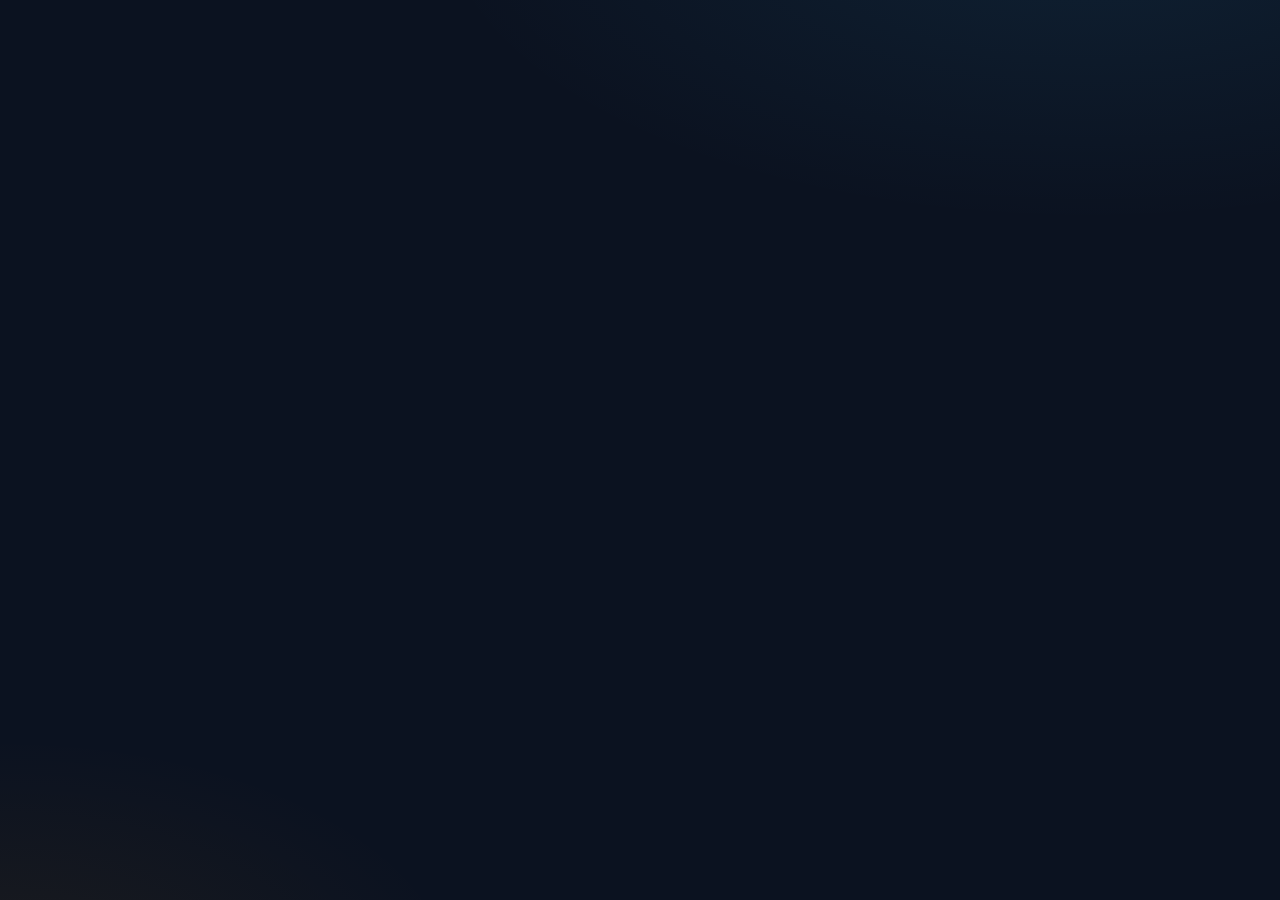
<file: index.html>
<!DOCTYPE html>
<html lang="fa" dir="rtl">
<head>
<meta charset="UTF-8">
<meta name="viewport" content="width=device-width, initial-scale=1.0">
<title>سامانه اشتراک‌های گاز</title>
<script>
/* اعمال تم پیش از اولین رندر (بدون فلش رنگ اشتباه) — باید قبل از stylesheet اجرا شود */
(function () {
  try {
    var p = localStorage.getItem('gaz-theme-pref') || 'dark';
    var r = p === 'system'
      ? (window.matchMedia && matchMedia('(prefers-color-scheme: light)').matches ? 'light' : 'dark')
      : p;
    document.documentElement.dataset.theme = r;
  } catch (e) { document.documentElement.dataset.theme = 'dark'; }
})();
</script>
<link rel="stylesheet" href="styles.css?v=21">
<link rel="icon" href="data:image/svg+xml,<svg xmlns='http://www.w3.org/2000/svg' viewBox='0 0 24 24'><text y='18' font-size='18'>🔥</text></svg>">
</head>
<body>

<!-- ================= SETUP (اتصال به Supabase) ================= -->
<div id="setupView" class="login-wrap hidden">
  <form id="setupForm" class="login-card" style="max-width:460px" autocomplete="off">
    <div class="logo" style="font-size:44px">🔌</div>
    <h1>اتصال به پایگاه‌داده</h1>
    <p class="sub">برای اولین استفاده، اطلاعات پروژه Supabase خود را وارد کنید.<br>(در راهنمای README.md مرحله‌به‌مرحله توضیح داده شده)</p>
    <div class="field">
      <label>Project URL</label>
      <input class="input" id="setupUrl" dir="ltr" placeholder="https://xxxx.supabase.co">
    </div>
    <div class="field">
      <label>anon public API key</label>
      <input class="input" id="setupKey" dir="ltr" placeholder="sb_publishable_... یا eyJ...">
    </div>
    <button class="btn" id="setupBtn" type="submit">اتصال و ادامه</button>
    <div class="login-error" id="setupError"></div>
  </form>
</div>

<!-- ================= LOGIN ================= -->
<div id="loginView" class="login-wrap hidden">
  <form id="loginForm" class="login-card" autocomplete="off">
    <svg class="logo" viewBox="0 0 24 24" fill="none">
      <path d="M12 2C12 2 5 9.5 5 14.5C5 18.6 8.1 22 12 22C15.9 22 19 18.6 19 14.5C19 9.5 12 2 12 2Z" fill="url(#fg)" opacity="0.9"/>
      <path d="M12 9C12 9 8.5 12.8 8.5 15.5C8.5 17.7 10.1 19.5 12 19.5C13.9 19.5 15.5 17.7 15.5 15.5C15.5 12.8 12 9 12 9Z" fill="#fff3d6"/>
      <defs><linearGradient id="fg" x1="5" y1="2" x2="19" y2="22"><stop stop-color="#fbbf24"/><stop offset="1" stop-color="#ea580c"/></linearGradient></defs>
    </svg>
    <h1>سامانه اشتراک‌های گاز</h1>
    <p class="sub">ورود مدیران به پنل مدیریت</p>
    <div class="field">
      <label>ایمیل</label>
      <input class="input" id="loginEmail" dir="ltr" autocomplete="username" placeholder="admin@example.com">
    </div>
    <div class="field">
      <label>رمز عبور</label>
      <input class="input" type="password" id="loginPass" autocomplete="current-password">
    </div>
    <button class="btn" id="loginBtn" type="submit">ورود به سامانه</button>
    <div class="login-error" id="loginError"></div>
    <div class="login-hint"><a href="#" id="resetCredsLink" style="color:var(--accent2)">تغییر اتصال پایگاه‌داده</a></div>
  </form>
</div>

<!-- ================= APP ================= -->
<div id="appView" class="layout hidden">
  <button class="menu-btn" id="menuBtn" aria-label="باز و بسته کردن منو">
    <svg viewBox="0 0 24 24" fill="none" stroke="currentColor" stroke-width="2"><path d="M4 6h16M4 12h16M4 18h16"/></svg>
  </button>
  <div class="nav-backdrop" id="navBackdrop"></div>
  <aside class="sidebar">
    <div class="brand">
      <svg viewBox="0 0 24 24" fill="none">
        <path d="M12 2C12 2 5 9.5 5 14.5C5 18.6 8.1 22 12 22C15.9 22 19 18.6 19 14.5C19 9.5 12 2 12 2Z" fill="url(#fg2)" opacity="0.9"/>
        <path d="M12 9C12 9 8.5 12.8 8.5 15.5C8.5 17.7 10.1 19.5 12 19.5C13.9 19.5 15.5 17.7 15.5 15.5C15.5 12.8 12 9 12 9Z" fill="#fff3d6"/>
        <defs><linearGradient id="fg2" x1="5" y1="2" x2="19" y2="22"><stop stop-color="#fbbf24"/><stop offset="1" stop-color="#ea580c"/></linearGradient></defs>
      </svg>
      <div>
        <div class="t1">اشتراک‌های گاز</div>
        <div class="t2">سامانه ثبت و رهگیری بازدید</div>
      </div>
    </div>

    <button class="nav-btn active" data-tab="dashboard">
      <svg viewBox="0 0 24 24" fill="none" stroke="currentColor" stroke-width="2"><rect x="3" y="3" width="7" height="9" rx="1"/><rect x="14" y="3" width="7" height="5" rx="1"/><rect x="14" y="12" width="7" height="9" rx="1"/><rect x="3" y="16" width="7" height="5" rx="1"/></svg>
      <span>داشبورد</span>
    </button>
    <button class="nav-btn" data-tab="check">
      <svg viewBox="0 0 24 24" fill="none" stroke="currentColor" stroke-width="2"><circle cx="11" cy="11" r="7"/><path d="m21 21-4.35-4.35"/></svg>
      <span>بررسی اشتراک</span>
    </button>
    <button class="nav-btn" data-tab="manager-statement">
      <svg viewBox="0 0 24 24" fill="none" stroke="currentColor" stroke-width="2"><path d="M4 20V4h16v16H4Z"/><path d="M8 8h8M8 12h8M8 16h5"/></svg>
      <span>صورت وضعیت مدیران پروژه</span>
    </button>
    <button class="nav-btn" data-tab="upload">
      <svg viewBox="0 0 24 24" fill="none" stroke="currentColor" stroke-width="2"><path d="M21 15v4a2 2 0 0 1-2 2H5a2 2 0 0 1-2-2v-4"/><path d="m17 8-5-5-5 5"/><path d="M12 3v12"/></svg>
      <span>آپلود فایل</span>
    </button>
    <button class="nav-btn" data-tab="subs">
      <svg viewBox="0 0 24 24" fill="none" stroke="currentColor" stroke-width="2"><ellipse cx="12" cy="5" rx="8" ry="3"/><path d="M4 5v14c0 1.66 3.58 3 8 3s8-1.34 8-3V5"/><path d="M4 12c0 1.66 3.58 3 8 3s8-1.34 8-3"/></svg>
      <span>اشتراک‌های شرکت گاز</span>
    </button>
    <button class="nav-btn" data-tab="records">
      <svg viewBox="0 0 24 24" fill="none" stroke="currentColor" stroke-width="2"><path d="M8 6h13M8 12h13M8 18h13"/><circle cx="3.5" cy="6" r="1"/><circle cx="3.5" cy="12" r="1"/><circle cx="3.5" cy="18" r="1"/></svg>
      <span>اشتراک‌های ثبت‌شده</span>
    </button>
    <button class="nav-btn" data-tab="settings">
      <svg viewBox="0 0 24 24" fill="none" stroke="currentColor" stroke-width="2"><circle cx="12" cy="12" r="3"/><path d="M19.4 15a1.65 1.65 0 0 0 .33 1.82l.06.06a2 2 0 1 1-2.83 2.83l-.06-.06a1.65 1.65 0 0 0-1.82-.33 1.65 1.65 0 0 0-1 1.51V21a2 2 0 1 1-4 0v-.09A1.65 1.65 0 0 0 9 19.4a1.65 1.65 0 0 0-1.82.33l-.06.06a2 2 0 1 1-2.83-2.83l.06-.06a1.65 1.65 0 0 0 .33-1.82 1.65 1.65 0 0 0-1.51-1H3a2 2 0 1 1 0-4h.09A1.65 1.65 0 0 0 4.6 9a1.65 1.65 0 0 0-.33-1.82l-.06-.06a2 2 0 1 1 2.83-2.83l.06.06a1.65 1.65 0 0 0 1.82.33H9a1.65 1.65 0 0 0 1-1.51V3a2 2 0 1 1 4 0v.09a1.65 1.65 0 0 0 1 1.51 1.65 1.65 0 0 0 1.82-.33l-.06-.06a2 2 0 1 1 2.83 2.83l-.06.06a1.65 1.65 0 0 0-.33 1.82V9a1.65 1.65 0 0 0 1.51 1H21a2 2 0 1 1 0 4h-.09a1.65 1.65 0 0 0-1.51 1z"/></svg>
      <span>تنظیمات</span>
    </button>

    <div class="sidebar-foot">
      <div class="theme-label"><span>حالت نمایش</span><span id="themeLabel">تیره</span></div>
      <div class="theme-switch" role="group" aria-label="حالت نمایش">
        <button class="theme-opt" data-theme-opt="dark" title="حالت تیره" aria-label="حالت تیره">🌙</button>
        <button class="theme-opt" data-theme-opt="light" title="حالت روشن" aria-label="حالت روشن">☀️</button>
        <button class="theme-opt" data-theme-opt="system" title="پیش‌فرض سیستم" aria-label="پیش‌فرض سیستم">🖥️</button>
      </div>
      <div class="user-chip">
        <div class="avatar" id="userAvatar">م</div>
        <div>
          <div class="uname" id="userName" style="max-width:130px;overflow:hidden;text-overflow:ellipsis;direction:ltr;text-align:right">-</div>
          <div class="urole">مدیر سامانه</div>
        </div>
      </div>
      <button class="logout-btn" id="logoutBtn">خروج از حساب</button>
    </div>
  </aside>

  <main class="content">

    <!-- ======= DASHBOARD ======= -->
    <section id="tab-dashboard">
      <div class="page-title">داشبورد</div>
      <div class="page-desc">نمای کلی وضعیت اشتراک‌ها و عملکرد مدیران پروژه</div>

      <div class="stats-grid" id="statsGrid"></div>

      <div class="card progress-card hidden" id="dbUsageCard">
        <div class="progress-row">
          <h3 style="margin:0">💾 فضای دیتابیس</h3>
          <div class="progress-num" id="dbUsageVal">—</div>
        </div>
        <div class="progress-track"><div class="progress-fill" id="dbUsageFill" style="width:0%"></div></div>
        <div class="muted mt" style="font-size:12.5px" id="dbUsageDetail"></div>
      </div>


      <div class="card progress-card">
        <div class="progress-row">
          <h3 style="margin:0">پیشرفت بازدیدها</h3>
          <div class="progress-num" id="progressNum">۰٪</div>
        </div>
        <div class="progress-track"><div class="progress-fill" id="progressFill" style="width:0%"></div></div>
      </div>

      <div class="card blue">
        <div class="flex mb">
          <h3 style="margin:0">نمودار عملکرد مدیران پروژه</h3>
          <div class="spacer"></div>
          <button class="btn ghost sm quick-range" data-days="7">۷ روز اخیر</button>
          <button class="btn ghost sm quick-range" data-days="30">۳۰ روز اخیر</button>
          <button class="btn ghost sm quick-range" data-days="all">از ابتدا</button>
        </div>
        <div class="form-row mb">
          <div class="field">
            <label>از تاریخ (شمسی)</label>
            <input type="text" class="input jalali-input" id="dashFrom" inputmode="numeric" placeholder="۱۴۰۵/۰۶/۰۳">
          </div>
          <div class="field">
            <label>تا تاریخ (شمسی)</label>
            <input type="text" class="input jalali-input" id="dashTo" inputmode="numeric" placeholder="۱۴۰۵/۰۶/۰۳">
          </div>
          <div class="field" style="flex:1.4;min-width:180px">
            <label>مدیر پروژه</label>
            <select class="input" id="dashManager"><option value="">همه مدیران</option></select>
          </div>
          <button class="btn blue" id="applyRange">اعمال بازه</button>
          <button class="btn ghost" id="dashExportBtn">⬇ خروجی اکسل داشبورد</button>
        </div>
        <div class="grid cols-2">
          <div>
            <div class="muted mb" style="font-size:13px">📊 مقایسه ثبت معتبر (در بازه انتخابی)</div>
            <div class="chart-box"><canvas id="barChart"></canvas></div>
          </div>
          <div>
            <div class="muted mb" style="font-size:13px">📈 روند روزانه ثبت معتبر</div>
            <div class="chart-box"><canvas id="lineChart"></canvas></div>
          </div>
        </div>
      </div>

      <div class="card green" id="mgrTableCard">
        <h3>جدول عملکرد مدیران در بازه</h3>
        <div class="table-wrap">
          <table id="mgrTable">
            <thead><tr>
              <th>مدیر پروژه</th><th>اشتراک معتبر ثبت‌شده</th><th>کل رکوردهای ارسالی</th><th>خطای تکراری</th><th>خطای ناموجود</th>
            </tr></thead>
            <tbody></tbody>
          </table>
        </div>
      </div>

      <div class="card blue hidden" id="inspCard">
        <h3 id="inspCardTitle">👷 ممیزهای این مدیر پروژه</h3>
        <div class="table-wrap">
          <table id="inspTable">
            <thead><tr><th>ممیز / بازدیدکننده</th><th>کل ثبت‌های معتبر</th><th>ثبت‌های امروز</th></tr></thead>
            <tbody></tbody>
          </table>
        </div>
        <div class="muted mt" style="font-size:12px">فقط ثبت‌های معتبر این مدیر در بازه انتخابی — ممیز از ستون‌های فایل روزانه خودکار خوانده می‌شود</div>
      </div>
    </section>

    <!-- ======= MANAGER STATEMENT ======= -->
    <section id="tab-manager-statement" class="hidden">
      <div class="page-title">صورت وضعیت مدیران پروژه</div>
      <div class="page-desc">تعداد اشتراک‌های معتبر هر مدیر پروژه؛ تاریخ‌ها به‌صورت شمسی وارد می‌شوند.</div>
      <div class="card blue">
        <div class="form-row">
          <div class="field"><label>از تاریخ (شمسی)</label><input class="input jalali-input" id="statementFrom" inputmode="numeric" placeholder="۱۴۰۵/۰۵/۰۱"></div>
          <div class="field"><label>تا تاریخ (شمسی)</label><input class="input jalali-input" id="statementTo" inputmode="numeric" placeholder="۱۴۰۵/۰۶/۰۱"></div>
          <button class="btn blue" id="applyStatement">اعمال بازه</button>
          <button class="btn ghost" id="statementExportBtn">⬇ خروجی اکسل</button>
        </div>
        <div class="hint-line">«جاری» فقط ثبت‌های معتبر در بازه انتخابی است. «از قبل» همه ثبت‌های معتبر پیش از شروع بازه است و «تاکنون» جمع این دو ستون تا پایان بازه محسوب می‌شود.</div>
        <div id="statementRangeError" class="login-error"></div>
      </div>
      <div class="card green">
        <div class="table-wrap"><table id="statementTable">
          <thead><tr><th>نام مدیر پروژه</th><th>جاری</th><th>از قبل</th><th>تاکنون</th></tr></thead>
          <tbody></tbody>
        </table></div>
      </div>
    </section>

    <!-- ======= CHECK ======= -->
    <section id="tab-check" class="hidden">
      <div class="page-title">بررسی اشتراک</div>
      <div class="page-desc">مشخص شدن وضعیت شماره اشتراک: موجود بودن در لیست شرکت گاز، ثبت‌شدن قبلی و تمام اطلاعات مربوطه</div>

      <div class="card">
        <h3>بررسی تکی</h3>
        <div class="form-row">
          <div class="field" style="flex:3">
            <label>شماره اشتراک</label>
            <input class="input ltr" id="checkInput" placeholder="مثلاً GS-900001" style="direction:ltr;text-align:left">
          </div>
          <button class="btn blue" id="checkBtn">بررسی</button>
        </div>
      </div>
      <div id="checkResult"></div>

      <div class="card blue">
        <h3>بررسی گروهی</h3>
        <div class="field">
          <label>لیست شماره اشتراک‌ها (هر خط یک شماره)</label>
          <textarea class="input ltr" id="bulkInput" style="direction:ltr;text-align:left" placeholder="GS-900001&#10;GS-900002&#10;..."></textarea>
        </div>
        <div class="flex">
          <button class="btn blue" id="bulkBtn">بررسی گروهی</button>
          <span class="muted" style="font-size:12.5px" id="bulkCount"></span>
        </div>
      </div>
      <div id="bulkResult"></div>
    </section>

    <!-- ======= UPLOAD ======= -->
    <section id="tab-upload" class="hidden">
      <div class="page-title">آپلود فایل</div>
      <div class="page-desc">راه‌اندازی اولیه فقط یک‌بار انجام می‌شود؛ بعد از آن هر روز فقط «فایل روزانه» را آپلود کنید</div>

      <div class="phase-label"><span>🚀 راه‌اندازی اولیه</span><small>فقط یک‌بار</small></div>

      <div class="card">
        <h3>۱. فایل شرکت گاز — لیست اصلی اشتراک‌ها</h3>
        <div class="hint-line" id="masterLiveCount" style="margin-top:-8px">در حال بررسی وضعیت لیست...</div>
        <div class="form-row mb">
          <div class="field" style="flex:0 0 auto;min-width:240px">
            <label>حالت آپلود</label>
            <div class="radio-row" style="margin:2px 0 0">
              <label><input type="radio" name="masterMode" value="merge" checked> افزودن به فعلی</label>
              <label><input type="radio" name="masterMode" value="replace"> جایگزینی کامل</label>
            </div>
          </div>
          <div class="field" style="flex:3">
            <label>فایل اکسل یا CSV/TXT شرکت گاز</label>
            <label class="file-drop file-drop-sm">
              <input type="file" id="masterFile" accept=".xlsx,.xls,.csv,.txt">
              <span class="fd-txt">📄 انتخاب فایل</span>
              <span class="fd-name" id="masterFileName"></span>
            </label>
          </div>
          <button class="btn" id="masterUploadBtn">آپلود لیست</button>
        </div>
        <details class="more-info">
          <summary>💡 فایل‌های خیلی بزرگ (بالای ۱ میلیون ردیف) — راهنما</summary>
          <p>از فایل <b>CSV/TXT</b> استفاده کنید که محدودیت ردیف ندارد؛ اگر فایل اکسل در چند شیت پخش شده، همه شیت‌ها خودکار خوانده و به‌هم می‌چسبند. «جایگزینی کامل» یعنی لیست قبلی پاک و لیست جدید جایگزین آن می‌شود — برای وقتی است که شرکت گاز لیست جدید می‌فرستد.</p>
        </details>
        <div class="upload-progress hidden" id="masterProgress"><div class="progress-track"><div class="progress-fill" id="masterProgressFill" style="width:0%"></div></div><div class="muted mt" style="font-size:12.5px" id="masterProgressTxt"></div></div>
        <div id="masterResult" class="mt"></div>
      </div>

      <div class="card green">
        <h3>۲. فایل ثبت‌شده‌های قبلی</h3>
        <div class="hint-line">اگر قبل از این سیستم اشتراک‌هایی ثبت کرده‌اید، فایلش را یک‌بار وارد کنید تا چکِ تکراری فایل‌های روزانه بر اساس آن‌ها انجام شود.</div>
        <div class="form-row mb">
          <div class="field" style="flex:1;min-width:170px">
            <label>تاریخ ثبت (شمسی)</label>
            <input type="text" class="input jalali-input" id="prevDate" inputmode="numeric" placeholder="۱۴۰۵/۰۶/۰۳">
          </div>
          <div class="field" style="flex:3">
            <label>فایل اکسل اشتراک‌های ثبت‌شده</label>
            <label class="file-drop file-drop-sm">
              <input type="file" id="prevFile" accept=".xlsx,.xls,.csv,.txt">
              <span class="fd-txt">📦 انتخاب فایل</span>
              <span class="fd-name" id="prevFileName"></span>
            </label>
          </div>
          <button class="btn btn-green" id="importPrevBtn">واردکردن</button>
        </div>
        <details class="more-info">
          <summary>📖 مدیر پروژه و شماره‌های ناموجود چطور می‌شوند؟</summary>
          <p>مدیر پروژه هر ردیف از ستون «مدیر پروژه» خود فایل خوانده می‌شود؛ اگر نبود، از نام شیت حدس زده می‌شود یا از شما پرسیده می‌شود. شماره‌های ناموجود در لیست شرکت گاز رد می‌شوند.</p>
        </details>
        <div id="prevResult" class="mt"></div>
      </div>

      <div class="phase-label"><span>📅 کار روزانه</span><small>هر روز فقط این بخش</small></div>

      <div class="card blue">
        <h3>۳. فایل روزانه بازدیدها</h3>
        <div class="hint-line">تاریخ هر ردیف از ستون «تاریخ بازدید/ثبت» فایل خوانده می‌شود؛ اگر ستون تاریخ نبود، تاریخ جایگزین زیر استفاده می‌شود.<br>هر شماره ابتدا با <b>لیست شرکت گاز</b> چک می‌شود (نبود → خطای ناموجود ❌)، سپس با <b>ثبت‌شده‌ها</b> (بودن → خطای تکراری 🔁 با مشخصات ثبت اول) — فقط شماره‌های سالم ثبت می‌شوند.</div>
        <div class="form-row mb">
          <div class="field" style="flex:1;min-width:170px">
            <label>تاریخ جایگزین (فقط اگر فایل ستون تاریخ نداشته باشد)</label>
            <input type="text" class="input jalali-input" id="recordDate" inputmode="numeric" placeholder="۱۴۰۵/۰۶/۰۳">
          </div>
          <div class="field" style="flex:3">
            <label>فایل اکسل خروجی امروز</label>
            <label class="file-drop file-drop-sm">
              <input type="file" id="recordFile" accept=".xlsx,.xls,.csv,.txt">
              <span class="fd-txt">📋 انتخاب فایل</span>
              <span class="fd-name" id="recordFileName"></span>
            </label>
          </div>
          <button class="btn blue" id="recordUploadBtn">آپلود و بررسی</button>
        </div>
        <details class="more-info">
          <summary>📖 جزئیات تشخیص مدیر و ممیز</summary>
          <p>مدیر پروژه هر ردیف از ستون «مدیر پروژه» داخل خود فایل تشخیص داده می‌شود — حتی اگر فایل ترکیبی از چند مدیر باشد. نام ممیز/بازدیدکننده هم خودکار از ستون‌هایی مثل «نام تنظیم‌کنندگان فرم» خوانده می‌شود.</p>
        </details>
        <div id="recordResult"></div>
      </div>

      <div class="card">
        <h3>۴. بررسی موجود بودن در لیست شرکت گاز — بدون ثبت</h3>
        <div class="hint-line">شماره‌های اشتراک داخل فایل فقط با لیست اصلی شرکت گاز چک می‌شوند و گزارش «موجود / ناموجود» می‌گیرید — <b>هیچ چیزی ثبت نمی‌شود</b> و لیست‌ها دست‌نخورده می‌مانند.</div>
        <div class="form-row mb">
          <div class="field" style="flex:3">
            <label>فایل اکسل / CSV / TXT شماره‌های اشتراک</label>
            <label class="file-drop file-drop-sm">
              <input type="file" id="existFile" accept=".xlsx,.xls,.csv,.txt">
              <span class="fd-txt">🔎 انتخاب فایل</span>
              <span class="fd-name" id="existFileName"></span>
            </label>
          </div>
          <button class="btn blue" id="existCheckBtn">بررسی موجود بودن</button>
        </div>
        <div id="existResult"></div>
      </div>

      <div class="card green">
        <div class="flex mb" style="justify-content:space-between;flex-wrap:wrap;gap:8px">
          <h3 style="margin:0">تاریخچه فایل‌های آپلودشده</h3>
          <div class="flex" style="gap:8px;flex-wrap:wrap">
            <select class="input" id="historyReportFilter" style="padding:6px 10px;font-size:12.5px;width:auto">
              <option value="all">گزارش: همه موارد</option>
              <option value="ok">گزارش: فقط ثبت‌شده‌ها ✅</option>
              <option value="ifd">گزارش: تکراری‌های داخل فایل 🔄</option>
              <option value="dup">گزارش: تکراری با ثبت قبلی 🔁</option>
              <option value="nf">گزارش: فقط ناموجودها ❌</option>
              <option value="no_manager">گزارش: فقط بدون مدیر ⚠️</option>
            </select>
            <button class="btn danger sm" id="clearHistoryBtn">🗑 حذف کلی تاریخچه</button>
          </div>
        </div>
        <div class="table-wrap">
          <table id="uploadsTable">
            <thead><tr>
              <th>#</th><th>نام فایل</th><th>مدیر پروژه</th><th>تاریخ بازدید</th>
              <th>کل</th><th>جدید</th><th title="مجموع «تکراری با ثبت قبلی 🔁» و «تکراری داخل خود فایل 🔄» — جزئیات زیر عدد نمایش داده می‌شود">تکراری</th><th>ناموجود</th><th>ثبت‌کننده</th><th>عملیات</th>
            </tr></thead>
            <tbody></tbody>
          </table>
        </div>
      </div>

      <div class="card" style="border-color:rgba(56,189,248,.45)">
        <h3>💾 پشتیبان‌گیری و کار بدون اینترنت</h3>
        <div class="hint-line">ماهی یک‌بار از داده‌ها پشتیبان بگیرید و روی کامپیوتر یا فلش نگه دارید — حتی در قطعی اینترنت هیچ داده‌ای از دست نمی‌رود.</div>
        <details class="more-info">
          <summary>📖 راهنمای کامل پشتیبان‌گیری و روزهای قطعی اینترنت</summary>
          <p>بازگردانی: فایل CSV لیست با <b>کارت ۱</b> و فایل ثبت‌شده‌ها با <b>کارت ۲</b> آپلود می‌شود. نسخه آفلاین سایت هم این فایل‌ها را می‌پذیرد. جلوگیری از توقف پروژه Supabase (۷ روز بی‌فعالیتی) و مراحل Restore در فایل <b>README.md</b> توضیح داده شده است.</p>
        </details>
        <div class="form-row mb">
          <button class="btn blue" id="backupAllBtn">⬇ دانلود پشتیبان کامل (شماره‌ها + ثبت‌شده‌ها)</button>
          <a class="btn ghost" href="offline.html" target="_blank">📴 باز کردن نسخه آفلاین</a>
        </div>
        <div class="upload-progress hidden" id="backupProgress"><div class="progress-track"><div class="progress-fill" id="backupProgressFill" style="width:0%"></div></div><div class="muted mt" style="font-size:12.5px" id="backupProgressTxt"></div></div>
        <div id="backupResult" class="mt"></div>
      </div>
    </section>

    <!-- ======= SUBS ======= -->
    <section id="tab-subs" class="hidden">
      <div class="page-title">اشتراک‌های شرکت گاز</div>
      <div class="page-desc">لیست اصلی شماره اشتراک‌هایی که شرکت گاز در اختیار شما قرار داده است</div>
      <div class="card">
        <div class="form-row mb">
          <div class="field" style="flex:3">
            <label>جستجو در شماره اشتراک‌ها</label>
            <input class="input ltr" id="subsSearch" style="direction:ltr;text-align:left" placeholder="بخشی از شماره اشتراک...">
          </div>
          <button class="btn" id="subsSearchBtn">جستجو</button>
          <button class="btn blue" id="subsAddBtn">➕ افزودن شماره</button>
        </div>
        <div class="table-wrap"><table id="subsTable"><thead></thead><tbody></tbody></table></div>
        <div class="pager" id="subsPager"></div>
      </div>
    </section>

    <!-- ======= RECORDS ======= -->
    <section id="tab-records" class="hidden">
      <div class="page-title">اشتراک‌های ثبت‌شده</div>
      <div class="page-desc">«فایل دوم» — تمام شماره اشتراک‌های معتبری که تاکنون ثبت شده‌اند (به تفکیک مدیر پروژه)</div>
      <div class="card">
        <div class="form-row mb">
          <div class="field" style="flex:2">
            <label>جستجوی شماره اشتراک</label>
            <input class="input ltr" id="recSearch" style="direction:ltr;text-align:left">
          </div>
          <div class="field">
            <label>مدیر پروژه</label>
            <select class="input" id="recManager"><option value="">همه</option></select>
          </div>
          <div class="field">
            <label>وضعیت</label>
            <select class="input" id="recStatus">
              <option value="">همه</option>
              <option value="new">ثبت شده</option>
              <option value="duplicate">تکراری</option>
              <option value="not_found">ناموجود در لیست</option>
            </select>
          </div>
          <div class="field">
            <label>لیست شرکت گاز</label>
            <select class="input" id="recInMaster">
              <option value="">همه</option>
              <option value="yes">داخل لیست ✅</option>
              <option value="no">خارج از لیست ⚠️</option>
            </select>
          </div>
          <div class="field">
            <label>از (شمسی)</label>
            <input type="text" class="input jalali-input" id="recFrom" inputmode="numeric" placeholder="۱۴۰۵/۰۶/۰۳">
          </div>
          <div class="field">
            <label>تا (شمسی)</label>
            <input type="text" class="input jalali-input" id="recTo" inputmode="numeric" placeholder="۱۴۰۵/۰۶/۰۳">
          </div>
          <button class="btn blue" id="recFilterBtn">فیلتر</button>
          <button class="btn ghost" id="recExportBtn">⬇ خروجی اکسل</button>
          <button class="btn" id="recAddBtn">➕ افزودن ثبت</button>
        </div>
        <div class="table-wrap"><table id="recordsTable">
          <thead><tr><th>شماره اشتراک</th><th>وضعیت</th><th>ممیز</th><th>تاریخ بازدید</th><th>مدیر پروژه</th><th>فایل</th><th>عملیات</th></tr></thead>
          <tbody></tbody>
        </table></div>
        <div class="pager" id="recordsPager"></div>
      </div>
    </section>

    <!-- ======= SETTINGS ======= -->
    <section id="tab-settings" class="hidden">
      <div class="page-title">تنظیمات</div>
      <div class="page-desc">مدیریت مدیران پروژه، حساب کاربری و داده‌ها</div>

      <div class="grid cols-2">
        <div class="card">
          <h3>مدیران پروژه</h3>
          <div class="table-wrap mb"><table id="managersTable">
            <thead><tr><th>رنگ</th><th>نام</th><th>عملیات</th></tr></thead>
            <tbody></tbody>
          </table></div>
          <div class="form-row">
            <div class="field" style="flex:3"><label>نام مدیر جدید</label><input class="input" id="newMgrName"></div>
            <div class="field" style="flex:0 0 70px"><label>رنگ</label><input type="color" class="input" id="newMgrColor" value="#38bdf8"></div>
            <button class="btn" id="addMgrBtn">افزودن</button>
          </div>
        </div>

        <div class="card blue">
          <h3>حساب‌های ادمین</h3>
          <div class="note-box mb">
            ساخت و حذف ادمین‌ها در پنل Supabase انجام می‌شود:<br>
            <b>Authentication → Users → Add user → Create new user</b>
            <br><span class="muted">حتماً گزینه «Auto Confirm User» را بزنید تا بدون تأیید ایمیل فعال شود.</span>
          </div>
          <table class="kv-table">
            <tr><td>ادمین فعلی</td><td class="ltr" id="currentAdminEmail">-</td></tr>
            <tr><td>وضعیت</td><td><span class="badge green">متصل به Supabase ✅</span></td></tr>
          </table>
        </div>
      </div>

      <div class="card">
        <h3>تغییر رمز عبور من</h3>
        <div class="form-row">
          <div class="field"><label>رمز جدید (حداقل ۶ کاراکتر)</label><input type="password" class="input ltr" id="newPass" style="direction:ltr;text-align:left"></div>
          <button class="btn" id="changePassBtn">تغییر رمز</button>
        </div>
      </div>

      <div class="card">
        <h3>🛠️ تعمیر تاریخ‌های بازدید</h3>
        <p class="muted mb" style="font-size:13.5px">در برخی واردکردن‌های قدیمی، سالِ تاریخ شمسیِ داخل فایل به‌جای سال میلادی ذخیره شده (مثلاً 1405-05-31 به‌جای 2026-08-22) و به‌همین دلیل «از تاریخ» داشبورد سال شمسی عجیب مثل ۷۸۴ نشان می‌داد. این ابزار آن تاریخ‌ها را پیدا و به میلادی درست تبدیل می‌کند؛ هیچ داده‌ای حذف نمی‌شود.</p>
        <button class="btn" id="fixDatesBtn">🛠️ پیدا کردن و تعمیر تاریخ‌های خراب</button>
      </div>

      <div class="card red danger-zone">
        <h3>منطقه خطرناک</h3>
        <p class="muted mb" style="font-size:13.5px">بازنشانی، تمام داده‌ها (لیست شرکت گاز، سوابق ثبت و فایل‌ها) را حذف می‌کند و قابل بازگشت نیست. حساب‌های ادمین باقی می‌مانند.</p>
        <button class="btn danger" id="resetBtn">🗑 بازنشانی کامل داده‌ها</button>
      </div>
    </section>

  </main>
</div>

<div id="modalOverlay" class="modal-overlay hidden">
  <div class="modal-card">
    <h3 id="modalTitle"></h3>
    <div id="modalBody"></div>
    <div class="flex" style="gap:8px;margin-top:16px">
      <button class="btn blue" id="modalSave">💾 ذخیره</button>
      <button class="btn ghost" id="modalCancel">انصراف</button>
    </div>
  </div>
</div>

<div id="toast"></div>

<script src="supabase.js"></script>
<script src="xlsx.full.min.js"></script>
<script src="chart.umd.js"></script>
<script src="config.js"></script>
<script src="shared.js?v=18"></script>
<script src="app.js?v=21"></script>
</body>
</html>
</file>
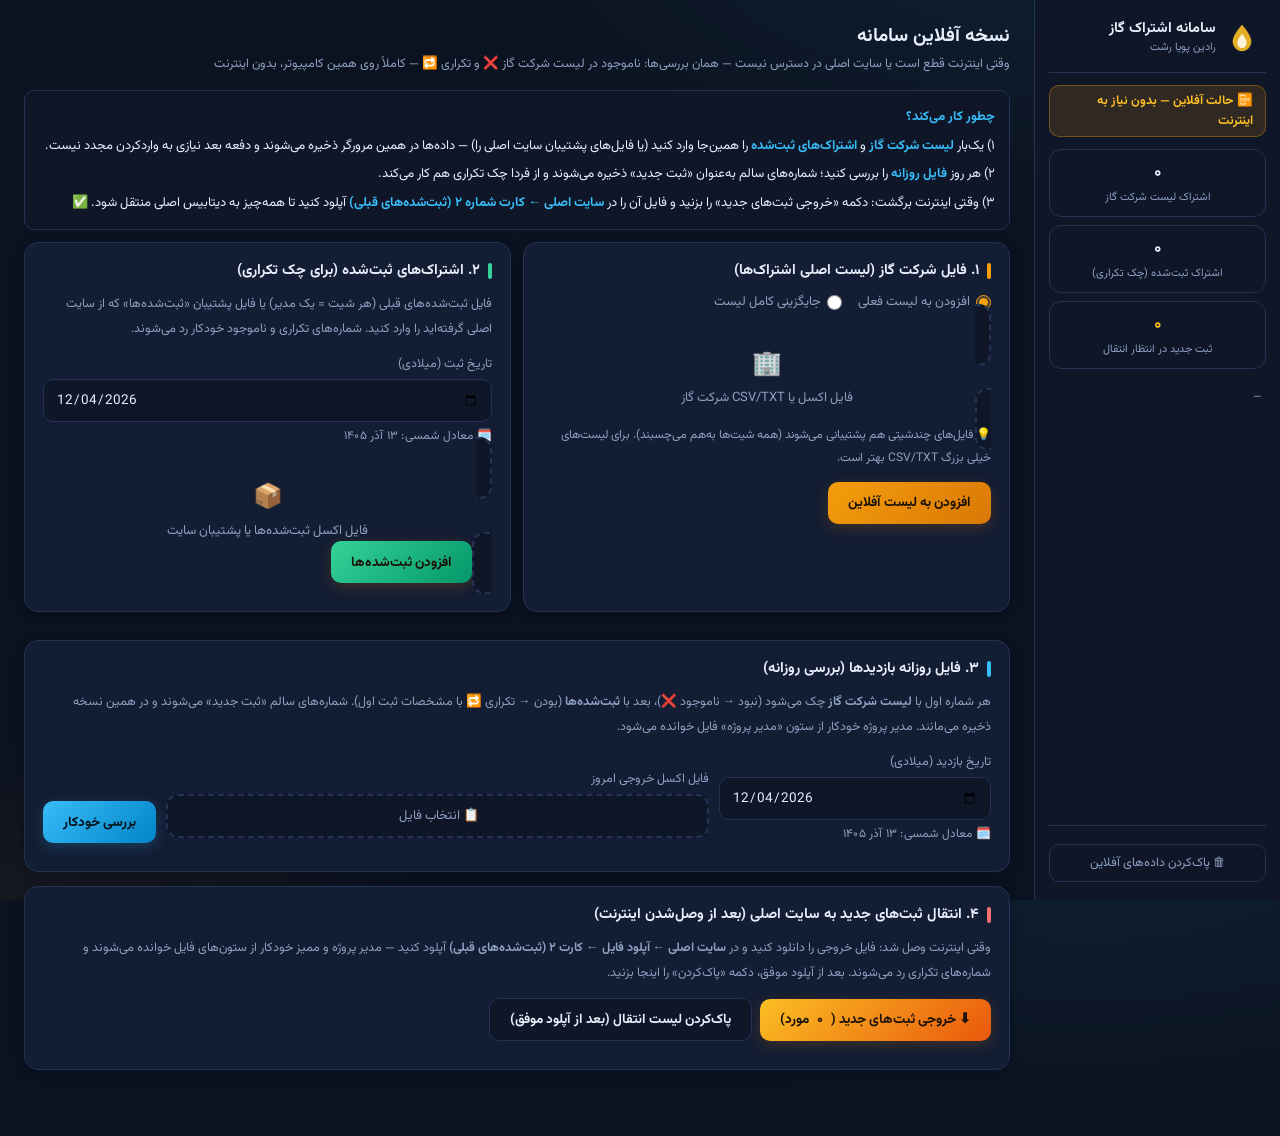
<file: offline.html>
<!DOCTYPE html>
<html lang="fa" dir="rtl">
<head>
<meta charset="UTF-8">
<meta name="viewport" content="width=device-width, initial-scale=1.0">
<title>سامانه اشتراک‌های گاز — نسخه آفلاین</title>
<link rel="stylesheet" href="styles.css">
<link rel="icon" href="data:image/svg+xml,<svg xmlns='http://www.w3.org/2000/svg' viewBox='0 0 24 24'><text y='18' font-size='18'>📴</text></svg>">
<style>
  .off-badge{display:inline-flex;align-items:center;gap:6px;background:rgba(245,158,11,.14);color:var(--amber);border:1px solid rgba(245,158,11,.35);border-radius:10px;padding:5px 12px;font-size:12.5px;font-weight:700}
  .stat-mini{background:var(--bg2);border:1px solid var(--border);border-radius:12px;padding:10px 12px;text-align:center}
  .stat-mini .v{font-size:17px;font-weight:700}
  .stat-mini .l{font-size:11px;color:var(--muted);margin-top:3px}
</style>
</head>
<body>

<div class="layout">
  <!-- ================= SIDEBAR ================= -->
  <aside class="sidebar">
    <div class="brand">
      <svg viewBox="0 0 24 24" fill="none">
        <path d="M12 2C12 2 5 9.5 5 14.5C5 18.6 8.1 22 12 22C15.9 22 19 18.6 19 14.5C19 9.5 12 2 12 2Z" fill="url(#fgOff)" opacity="0.9"/>
        <path d="M12 9C12 9 8.5 12.8 8.5 15.5C8.5 17.7 10.1 19.5 12 19.5C13.9 19.5 15.5 17.7 15.5 15.5C15.5 12.8 12 9 12 9Z" fill="#fff3d6"/>
        <defs><linearGradient id="fgOff" x1="5" y1="2" x2="19" y2="22"><stop stop-color="#fbbf24"/><stop offset="1" stop-color="#ea580c"/></linearGradient></defs>
      </svg>
      <div>
        <div class="t1">سامانه اشتراک گاز</div>
        <div class="t2">رادین پویا رشت</div>
      </div>
    </div>

    <div class="off-badge" style="margin-bottom:12px">📴 حالت آفلاین — بدون نیاز به اینترنت</div>

    <div class="stat-mini" style="margin-bottom:8px"><div class="v" id="stSubs">۰</div><div class="l">اشتراک لیست شرکت گاز</div></div>
    <div class="stat-mini" style="margin-bottom:8px"><div class="v" id="stRecs">۰</div><div class="l">اشتراک ثبت‌شده (چک تکراری)</div></div>
    <div class="stat-mini" style="margin-bottom:8px"><div class="v" id="stPending" style="color:var(--amber)">۰</div><div class="l">ثبت جدید در انتظار انتقال</div></div>
    <div class="muted" style="font-size:11px;line-height:1.8;margin:10px 4px" id="stSaved">—</div>

    <div class="sidebar-foot">
      <button class="logout-btn" id="offResetBtn">🗑 پاک‌کردن داده‌های آفلاین</button>
    </div>
  </aside>

  <!-- ================= CONTENT ================= -->
  <main class="content">
    <div class="page-title">نسخه آفلاین سامانه</div>
    <div class="page-desc">وقتی اینترنت قطع است یا سایت اصلی در دسترس نیست — همان بررسی‌ها: ناموجود در لیست شرکت گاز ❌ و تکراری 🔁 — کاملاً روی همین کامپیوتر، بدون اینترنت</div>

    <div class="note-box mb" style="line-height:2.2">
      <b>چطور کار می‌کند؟</b><br>
      ۱) یک‌بار <b>لیست شرکت گاز</b> و <b>اشتراک‌های ثبت‌شده</b> را همین‌جا وارد کنید (یا فایل‌های پشتیبان سایت اصلی را) — داده‌ها در همین مرورگر ذخیره می‌شوند و دفعه بعد نیازی به واردکردن مجدد نیست.<br>
      ۲) هر روز <b>فایل روزانه</b> را بررسی کنید؛ شماره‌های سالم به‌عنوان «ثبت جدید» ذخیره می‌شوند و از فردا چک تکراری هم کار می‌کند.<br>
      ۳) وقتی اینترنت برگشت: دکمه «خروجی ثبت‌های جدید» را بزنید و فایل آن را در <b>سایت اصلی ← کارت شماره ۲ (ثبت‌شده‌های قبلی)</b> آپلود کنید تا همه‌چیز به دیتابیس اصلی منتقل شود. ✅
    </div>

    <div class="grid cols-2">
      <!-- ========== 1. master ========== -->
      <div class="card">
        <h3>۱. فایل شرکت گاز (لیست اصلی اشتراک‌ها)</h3>
        <div class="radio-row">
          <label><input type="radio" name="offMasterMode" value="merge" checked> افزودن به لیست فعلی</label>
          <label><input type="radio" name="offMasterMode" value="replace"> جایگزینی کامل لیست</label>
        </div>
        <label class="file-drop mb">
          <input type="file" id="offMasterFile" accept=".xlsx,.xls,.csv,.txt">
          <div class="fd-icon">🏢</div>
          <div class="fd-txt">فایل اکسل یا CSV/TXT شرکت گاز</div>
          <div class="fd-name" id="offMasterFileName"></div>
        </label>
        <p class="muted mb" style="font-size:12px;line-height:1.9;margin-top:-6px">💡 فایل‌های چندشیتی هم پشتیبانی می‌شوند (همه شیت‌ها به‌هم می‌چسبند). برای لیست‌های خیلی بزرگ CSV/TXT بهتر است.</p>
        <button class="btn" id="offMasterBtn">افزودن به لیست آفلاین</button>
        <div id="offMasterResult" class="mt"></div>
      </div>

      <!-- ========== 2. prev records ========== -->
      <div class="card green">
        <h3>۲. اشتراک‌های ثبت‌شده (برای چک تکراری)</h3>
        <p class="muted mb" style="font-size:12.5px;line-height:2">فایل ثبت‌شده‌های قبلی (هر شیت = یک مدیر) یا فایل پشتیبان «ثبت‌شده‌ها» که از سایت اصلی گرفته‌اید را وارد کنید. شماره‌های تکراری و ناموجود خودکار رد می‌شوند.</p>
        <div class="form-row mb">
          <div class="field">
            <label>تاریخ ثبت (میلادی)</label>
            <input type="date" class="input" id="offPrevDate">
            <div class="jalali-hint" data-for="offPrevDate"></div>
          </div>
        </div>
        <label class="file-drop mb">
          <input type="file" id="offPrevFile" accept=".xlsx,.xls,.csv,.txt">
          <div class="fd-icon">📦</div>
          <div class="fd-txt">فایل اکسل ثبت‌شده‌ها یا پشتیبان سایت</div>
          <div class="fd-name" id="offPrevFileName"></div>
        </label>
        <button class="btn" style="background:linear-gradient(135deg,#34d399,#059669)" id="offPrevBtn">افزودن ثبت‌شده‌ها</button>
        <div id="offPrevResult" class="mt"></div>
      </div>
    </div>

    <!-- ========== 3. daily ========== -->
    <div class="card blue" style="margin-top:14px">
      <h3>۳. فایل روزانه بازدیدها (بررسی روزانه)</h3>
      <p class="muted mb" style="font-size:12.5px;line-height:2">هر شماره اول با <b>لیست شرکت گاز</b> چک می‌شود (نبود → ناموجود ❌)، بعد با <b>ثبت‌شده‌ها</b> (بودن → تکراری 🔁 با مشخصات ثبت اول). شماره‌های سالم «ثبت جدید» می‌شوند و در همین نسخه ذخیره می‌مانند. مدیر پروژه خودکار از ستون «مدیر پروژه» فایل خوانده می‌شود.</p>
      <div class="form-row mb">
        <div class="field">
          <label>تاریخ بازدید (میلادی)</label>
          <input type="date" class="input" id="offDate">
          <div class="jalali-hint" data-for="offDate"></div>
        </div>
        <div class="field" style="flex:2">
          <label>فایل اکسل خروجی امروز</label>
          <label class="file-drop" style="padding:10px 16px">
            <input type="file" id="offDailyFile" accept=".xlsx,.xls,.csv,.txt">
            <span class="fd-txt">📋 انتخاب فایل</span>
            <span class="fd-name" id="offDailyFileName"></span>
          </label>
        </div>
        <button class="btn blue" id="offDailyBtn">بررسی خودکار</button>
      </div>
      <div id="offDailyResult"></div>
    </div>

    <!-- ========== 4. sync back ========== -->
    <div class="card red" style="margin-top:14px">
      <h3>۴. انتقال ثبت‌های جدید به سایت اصلی (بعد از وصل‌شدن اینترنت)</h3>
      <p class="muted mb" style="font-size:12.5px;line-height:2">وقتی اینترنت وصل شد: فایل خروجی را دانلود کنید و در <b>سایت اصلی ← آپلود فایل ← کارت ۲ (ثبت‌شده‌های قبلی)</b> آپلود کنید — مدیر پروژه و ممیز خودکار از ستون‌های فایل خوانده می‌شوند و شماره‌های تکراری رد می‌شوند. بعد از آپلود موفق، دکمه «پاک‌کردن» را اینجا بزنید.</p>
      <div class="flex" style="flex-wrap:wrap;gap:8px">
        <button class="btn" style="background:linear-gradient(135deg,#fbbf24,#ea580c)" id="offExportPendingBtn">⬇ خروجی ثبت‌های جدید (<span id="offPendingCount">۰</span> مورد)</button>
        <button class="btn ghost" id="offClearPendingBtn">پاک‌کردن لیست انتقال (بعد از آپلود موفق)</button>
      </div>
      <div id="offPendingResult" class="mt"></div>
    </div>
  </main>
</div>

<script src="xlsx.full.min.js"></script>
<script src="shared.js"></script>
<script>
/* ============================================================
 * نسخه آفلاین — بدون Supabase، بدون اینترنت
 * داده‌ها در IndexedDB همین مرورگر ذخیره می‌شوند
 * ============================================================ */
const S = window.GazShared;
const $ = s => document.querySelector(s);
const esc = v => String(v ?? '').replace(/[&<>"']/g, c => ({ '&': '&amp;', '<': '&lt;', '>': '&gt;', '"': '&quot;', "'": '&#39;' }[c]));
const faNum = n => Number(n || 0).toLocaleString('fa-IR');
const faDateFmt = new Intl.DateTimeFormat('fa-IR-u-ca-persian', { year: 'numeric', month: 'long', day: 'numeric' });
const faDateNumFmt = new Intl.DateTimeFormat('fa-IR-u-ca-persian', { year: 'numeric', month: '2-digit', day: '2-digit' });
function faDate(iso) { return iso ? faDateFmt.format(new Date(iso + 'T12:00:00')) : '—'; }
function faDateNum(iso, empty = '') { try { return iso ? faDateNumFmt.format(new Date(iso + 'T12:00:00')) : empty; } catch { return empty; } }
const todayISO = () => new Date().toISOString().slice(0, 10);

let toastTimer;
function toast(msg, type = '') {
  let t = $('#offToast');
  if (!t) { t = document.createElement('div'); t.id = 'offToast'; t.style.cssText = 'position:fixed;bottom:22px;right:22px;z-index:99;padding:12px 18px;border-radius:12px;background:#1e293b;color:#fff;font-size:13.5px;box-shadow:0 8px 24px rgba(0,0,0,.35);max-width:420px;line-height:1.9'; document.body.appendChild(t); }
  t.textContent = msg;
  t.style.border = type === 'ok' ? '1px solid #34d399' : type === 'err' ? '1px solid #f87171' : '1px solid #38bdf8';
  clearTimeout(toastTimer);
  toastTimer = setTimeout(() => { t.textContent = ''; }, 5000);
}

/* --- همان منطق سایت اصلی: تشخیص ممیز و ستون مدیر پروژه --- */
const INSPECTOR_RE = /(بازدید|ممیز|بازرس|ناظر|تنظیم کنند|تنظیم‌کنند|ثبت کننده|ثبت‌کننده|تهیه کننده|inspector)/i;
function extractInspector(data) {
  if (!data) return '';
  for (const [k, v] of Object.entries(data)) {
    if (INSPECTOR_RE.test(k) && String(v).trim()) return String(v).trim();
  }
  return '';
}
function normalizeName(v) {
  return String(v ?? '').replace(/[يى]/g, 'ی').replace(/ك/g, 'ک').replace(/[\s‌]+/g, '').trim();
}
function detectManagerCol(headers, subCol) {
  const cands = (headers || []).filter(h => h !== subCol);
  const norm = h => normalizeName(h);
  let found = cands.find(h => { const n = norm(h); return n.includes('مدیر') && n.includes('پروژه'); });
  if (!found) found = cands.find(h => norm(h).includes('سرپرست'));
  if (!found) found = cands.find(h => { const n = norm(h); return (n.includes('مدیر') || n.includes('مسئول')) && !INSPECTOR_RE.test(n); });
  return found || null;
}

/* ============================================================
 * وضعیت داده‌ها + ذخیره در IndexedDB
 * ============================================================ */
const state = {
  subs: new Set(),          // شماره‌های لیست شرکت گاز
  records: new Map(),       // no → { mgr, insp, dISO }
  pending: [],              // ثبت‌های جدیدِ آفلاین برای انتقال به سایت اصلی
  mgrs: [],                 // نام مدیرهای دیده‌شده (برای حدس و انتخاب)
};
let NO_IDB = false;

const DB_NAME = 'gaz-offline', STORE = 'kv', SUB_CHUNK = 100000;
function idb() {
  return new Promise((res, rej) => {
    const r = indexedDB.open(DB_NAME, 1);
    r.onupgradeneeded = () => { r.result.createObjectStore(STORE); };
    r.onsuccess = () => res(r.result);
    r.onerror = () => rej(r.error || new Error('IndexedDB unavailable'));
  });
}
async function idbRun(fn) {
  const db = await idb();
  return new Promise((res, rej) => {
    const tx = db.transaction(STORE, 'readwrite');
    const st = tx.objectStore(STORE);
    const out = fn(st);
    tx.oncomplete = () => { db.close(); res(out && out.result !== undefined ? out.result : undefined); };
    tx.onerror = () => { db.close(); rej(tx.error); };
  });
}
const idbPut = (k, v) => idbRun(st => st.put(v, k));
const idbGet = k => new Promise(async (res, rej) => {
  try {
    const db = await idb();
    const tx = db.transaction(STORE, 'readonly');
    const rq = tx.objectStore(STORE).get(k);
    rq.onsuccess = () => { db.close(); res(rq.result); };
    rq.onerror = () => { db.close(); rej(rq.error); };
  } catch (e) { rej(e); }
});
async function idbKeys() {
  const db = await idb();
  return new Promise((res, rej) => {
    const rq = db.transaction(STORE, 'readonly').objectStore(STORE).getAllKeys();
    rq.onsuccess = () => { db.close(); res(rq.result); };
    rq.onerror = () => { db.close(); rej(rq.error); };
  });
}
const idbDel = k => idbRun(st => st.delete(k));

async function saveState() {
  if (NO_IDB) return;
  try {
    // subs به‌صورت تکه‌های ۱۰۰تایی ذخیره می‌شود تا مرورگر له نشود
    const keys = await idbKeys();
    for (const k of keys) if (String(k).startsWith('subs_')) await idbDel(k);
    const arr = [...state.subs];
    for (let i = 0; i < arr.length; i += SUB_CHUNK) await idbPut('subs_' + Math.floor(i / SUB_CHUNK), arr.slice(i, i + SUB_CHUNK));
    await idbPut('records', [...state.records.entries()].map(([no, v]) => ({ no, ...v })));
    await idbPut('pending', state.pending);
    await idbPut('mgrs', state.mgrs);
    await idbPut('savedAt', Date.now());
    renderStats();
  } catch (e) {
    NO_IDB = true;
    console.warn('save failed', e);
  }
}

async function loadState() {
  try {
    await idb(); // test availability
    const keys = await idbKeys();
    if (!keys.length) return;
    state.subs = new Set();
    for (const k of keys) {
      if (String(k).startsWith('subs_')) {
        const chunk = await idbGet(k);
        (chunk || []).forEach(n => state.subs.add(n));
      }
    }
    const recs = await idbGet('records') || [];
    state.records = new Map(recs.map(r => [r.no, { mgr: r.mgr, insp: r.insp, dISO: r.dISO, st: r.st || 'new' }]));
    state.pending = await idbGet('pending') || [];
    state.mgrs = await idbGet('mgrs') || [];
    renderStats();
  } catch (e) {
    NO_IDB = true;
    renderStats();
  }
}

function renderStats() {
  $('#stSubs').textContent = faNum(state.subs.size);
  $('#stRecs').textContent = faNum(state.records.size);
  $('#stPending').textContent = faNum(state.pending.length);
  $('#offPendingCount').textContent = faNum(state.pending.length);
  $('#stSaved').innerHTML = NO_IDB
    ? '⚠️ این مرورگر اجازه ذخیره دائمی نمی‌دهد — داده‌ها فقط تا باز بودن این صفحه حفظ می‌شوند. حتماً از دکمه‌های خروجی، فایل دانلود کنید.'
    : (state.subs.size || state.records.size
      ? '✅ ذخیره شد — داده‌ها بعد از بستن مرورگر هم می‌مانند (آخرین ذخیره: ' + new Date().toLocaleString('fa-IR') + ')'
      : 'داده‌ای ذخیره نشده — از کارت‌های ۱ و ۲ شروع کنید');
}

/* ============================================================
 * کارت ۱ — لیست شرکت گاز
 * ============================================================ */
function addMasterRows(rows, subCol, mode) {
  const { rows: uniq, empty, dupInFile } = S.dedupeRows(rows, subCol);
  if (mode === 'replace') state.subs.clear();
  let added = 0, existed = 0;
  for (const r of uniq) {
    if (state.subs.has(r.no)) existed++; else { state.subs.add(r.no); added++; }
  }
  return { added, existed, empty, dupInFile, total: state.subs.size };
}

$('#offMasterBtn').addEventListener('click', async () => {
  const f = $('#offMasterFile').files[0];
  if (!f) return toast('فایل لیست شرکت گاز را انتخاب کنید', 'err');
  const btn = $('#offMasterBtn');
  btn.disabled = true; btn.textContent = 'در حال پردازش...';
  $('#offMasterResult').innerHTML = '<div class="muted">⏳ فایل بزرگ است — چند لحظه صبر کنید...</div>';
  await new Promise(r => setTimeout(r, 60));
  try {
    const buf = await f.arrayBuffer();
    const { rows, subCol, sheets } = S.parseWorkbook(buf, XLSX);
    if (!subCol) throw new Error('ستون شماره اشتراک در فایل پیدا نشد');
    const mode = document.querySelector('input[name=offMasterMode]:checked').value;
    const r = addMasterRows(rows, subCol, mode);
    await saveState();
    $('#offMasterResult').innerHTML = `<div class="flex" style="flex-wrap:wrap;gap:6px">
      <span class="badge green">${faNum(r.added)} اشتراک جدید اضافه شد</span>
      <span class="badge amber">${faNum(r.existed)} مورد از قبل موجود بود</span>
      <span class="badge blue">کل لیست آفلاین: ${faNum(r.total)}</span>
    </div>
    <div class="muted mt" style="font-size:12.5px">ستون شناسایی‌شده: «${esc(subCol)}»${sheets ? ' — ' + faNum(sheets) + ' شیت' : ''}${r.dupInFile ? ' — ' + faNum(r.dupInFile) + ' تکراری داخل فایل ادغام شد' : ''}${r.empty ? ' — ' + faNum(r.empty) + ' ردیف خالی نادیده گرفته شد' : ''}</div>`;
    toast('لیست شرکت گاز آفلاین به‌روز شد ✅', 'ok');
  } catch (e) {
    $('#offMasterResult').innerHTML = '';
    toast('خطا: ' + e.message, 'err');
  } finally {
    btn.disabled = false; btn.textContent = 'افزودن به لیست آفلاین';
  }
});

/* ============================================================
 * کارت ۲ — ثبت‌شده‌های قبلی
 * ============================================================ */
function guessMgrFromText(text) {
  const t = normalizeName(text);
  if (!t) return null;
  let hits = state.mgrs.filter(n => { const m = normalizeName(n); return m.length >= 3 && (t.includes(m) || m.includes(t)); });
  if (hits.length === 1) return hits[0];
  hits = state.mgrs.filter(n => String(n).trim().split(/[\s‌]+/).some(w => normalizeName(w).length >= 3 && t.includes(normalizeName(w))));
  return hits.length === 1 ? hits[0] : null;
}

/* فرم انتخاب مدیر (بدون وابستگی به دیتابیس) — حدس از نام شیت/فایل یا انتخاب دستی */
function askManagerOffline(fName, sheetName, boxSel) {
  const guess = guessMgrFromText(sheetName) || guessMgrFromText(fName);
  if (guess) return Promise.resolve({ name: guess, auto: true });
  return new Promise((resolve, reject) => {
    const box = $(boxSel);
    box.innerHTML = `<div class="note-box mb">⚠️ ستون «مدیر پروژه» در این فایل${sheetName ? ` (شیت «${esc(sheetName)}»)` : ''} پیدا نشد. مدیر پروژه مالک این فهرست را انتخاب کنید یا بنویسید:</div>
      <div class="flex" style="flex-wrap:wrap;gap:8px">
        <select class="input" id="offMgrSel" style="max-width:250px">
          <option value="">— انتخاب از فهرست —</option>
          ${state.mgrs.map(m => `<option>${esc(m)}</option>`).join('')}
        </select>
        <input class="input" id="offMgrNew" placeholder="یا نام جدید بنویسید" style="max-width:220px">
        <button class="btn sm" id="offMgrOk">تأیید</button>
        <button class="btn ghost sm" id="offMgrCancel">انصراف</button>
      </div>`;
    $('#offMgrOk').onclick = () => {
      const newName = $('#offMgrNew').value.trim();
      if (newName) return resolve({ name: newName, auto: false });
      const sel = $('#offMgrSel');
      if (sel.value) return resolve({ name: sel.value, auto: false });
      toast('یک مدیر را انتخاب کنید یا نام جدید بنویسید', 'err');
    };
    $('#offMgrCancel').onclick = () => reject(new Error('__cancelled__'));
  });
}
function addMgrName(name) {
  const clean = String(name || '').trim();
  if (clean && !state.mgrs.includes(clean)) state.mgrs.push(clean);
}

/* افزودن یک شیت ثبت‌شده‌ها — همان روند ۴ مرحله‌ای: تکراری داخل فایل → ناموجود → تکراری قبلی → ثبت */
function addPrevSheet(headers, rows, subCol, sheetName, fName, dateISO, boxSel) {
  const mgrCol = detectManagerCol(headers, subCol);
  const res = { ok: 0, dup: 0, nf: 0, ifd: 0, note: '' };
  const list = [];
  for (const r of rows) {
    const no = S.normalizeSubNo(r[subCol]);
    if (!no) continue;
    let mgr = mgrCol ? String(r[mgrCol] ?? '').trim() : '';
    if (mgrCol && !normalizeName(mgr)) mgr = '';
    list.push({ no, mgr: mgr || null, insp: extractInspector(r) });
  }
  if (!list.length) { res.note = 'شیت «' + sheetName + '»: شماره اشتراکی نداشت'; return Promise.resolve(res); }
  const seen = new Set();
  const apply = manualMgr => {
    for (const it of list) {
      // مرحله ۱: تکراری داخل خود فایل
      if (seen.has(it.no)) { res.ifd++; continue; }
      seen.add(it.no);
      // مرحله ۲: ناموجود در لیست گاز (فقط وقتی لیست اصلی وارد شده) → ثبت وضعیت not_found
      if (state.subs.size && !state.subs.has(it.no)) {
        res.nf++;
        if (!state.records.has(it.no)) state.records.set(it.no, { mgr: '', insp: '', dISO: dateISO, st: 'not_found' });
        continue;
      }
      // مرحله ۳: تکراری با ثبت قبلی (فقط ثبت واقعی)
      const prev = state.records.get(it.no);
      if (prev && prev.st === 'new') { res.dup++; continue; }
      // مرحله ۴: ثبت
      const mgr = it.mgr || manualMgr;
      if (!normalizeName(mgr)) { res.nf++; continue; }
      addMgrName(mgr);
      state.records.set(it.no, { mgr, insp: it.insp, dISO: dateISO, st: 'new' });
      res.ok++;
    }
    res.note = `شیت «${sheetName}»: ${faNum(res.ok)} اضافه شد` +
      (mgrCol ? ` — مدیر از ستون «${mgrCol}»` : (manualMgr ? ` — مدیر: ${manualMgr}` : '')) +
      (res.ifd ? ` — ${faNum(res.ifd)} تکراری داخل فایل` : '') +
      (res.dup ? ` — ${faNum(res.dup)} تکراری قبلی` : '') + (res.nf ? ` — ${faNum(res.nf)} ناموجود/بی‌مدیر` : '');
    return res;
  };
  if (mgrCol) return Promise.resolve(apply(null));
  return askManagerOffline(fName, sheetName, boxSel).then(pick => apply(pick.name));
}

$('#offPrevBtn').addEventListener('click', async () => {
  const f = $('#offPrevFile').files[0];
  if (!f) return toast('فایل ثبت‌شده‌ها را انتخاب کنید', 'err');
  const btn = $('#offPrevBtn');
  btn.disabled = true; btn.textContent = 'در حال پردازش...';
  $('#offPrevResult').innerHTML = '';
  try {
    if (!state.subs.size && !confirm('⚠️ لیست شرکت گاز هنوز در نسخه آفلاین وارد نشده است.\nبدون آن، چکِ «ناموجود در لیست» برای ثبت‌شده‌ها انجام نمی‌شود.\nادامه می‌دهید؟')) return;
    const buf = await f.arrayBuffer();
    const sheets = S.parseWorkbookSheets(buf, XLSX);
    if (!sheets.length) throw new Error('فایل خالی است یا شیتی با داده ندارد');
    const dateISO = $('#offPrevDate').value || todayISO();
    const notes = []; const sum = { ok: 0, dup: 0, nf: 0, ifd: 0 };
    for (const sh of sheets) {
      if (!sh.subCol) continue;
      const r = await addPrevSheet(sh.headers, sh.rows, sh.subCol, sh.sheetName, f.name, dateISO, '#offPrevResult');
      notes.push(esc(r.note));
      sum.ok += r.ok; sum.dup += r.dup; sum.nf += r.nf; sum.ifd += r.ifd || 0;
      $('#offPrevResult').innerHTML = '';
    }
    if (!sum.ok && !sum.dup && !sum.nf) throw new Error('هیچ شماره اشتراک معتبری یافت نشد');
    await saveState();
    $('#offPrevResult').innerHTML = `<div class="flex" style="flex-wrap:wrap;gap:6px">
      <span class="badge green">${faNum(sum.ok)} به ثبت‌شده‌ها اضافه شد ✅</span>
      ${sum.ifd ? `<span class="badge amber">${faNum(sum.ifd)} تکراری داخل خود فایل 🔄</span>` : ''}
      ${sum.dup ? `<span class="badge amber">${faNum(sum.dup)} تکراری قبلی 🔁</span>` : ''}
      ${sum.nf ? `<span class="badge red">${faNum(sum.nf)} ناموجود در لیست / بدون مدیر رد شد</span>` : ''}
      <span class="badge blue">کل ثبت‌شده‌های آفلاین: ${faNum(state.records.size)}</span>
    </div>
    <div class="muted mt" style="font-size:12.5px;line-height:2">${notes.join('<br>')}</div>`;
    toast('ثبت‌شده‌ها به نسخه آفلاین اضافه شد ✅', 'ok');
  } catch (e) {
    if (e.message === '__cancelled__') { await saveState(); toast('انصراف زده شد — شیت‌های قبلی (در صورت وجود) ذخیره شدند', ''); }
    else toast('خطا: ' + e.message, 'err');
  } finally {
    btn.disabled = false; btn.textContent = 'افزودن ثبت‌شده‌ها';
  }
});

/* ============================================================
 * کارت ۳ — فایل روزانه
 * ============================================================ */
function processDailyRows(headers, rows, subCol, visitDate, manualMgrName = '') {
  const mgrCol = detectManagerCol(headers, subCol);
  const norm = rows.map(r => ({ no: S.normalizeSubNo(r[subCol]), data: r })).filter(r => r.no);
  const nfItems = [], dupItems = [], okItems = [], noMgrItems = [], ifdItems = [];
  const seen = new Set();
  for (const r of norm) {
    // مرحله ۱: تکراری داخل خود فایل (بار دوم به بعد)
    if (seen.has(r.no)) { ifdItems.push({ no: r.no }); continue; }
    seen.add(r.no);
    // مرحله ۲: موجود در لیست شرکت گاز؟
    if (state.subs.size && !state.subs.has(r.no)) {
      nfItems.push({ no: r.no });
      if (!state.records.has(r.no)) state.records.set(r.no, { mgr: '', insp: '', dISO: visitDate, st: 'not_found' });
      continue;
    }
    // مرحله ۳: تکراری با ثبت‌شده‌های قبلی (فقط ثبت واقعی st=new)
    const prev = state.records.get(r.no);
    if (prev && (prev.st === 'new')) {
      dupItems.push({ no: r.no, prev_manager: prev.mgr, prev_inspector: prev.insp, prev_date: prev.dISO });
      continue;
    }
    const rawMgr = mgrCol ? String((r.data || {})[mgrCol] ?? '').trim() : manualMgrName;
    if (!normalizeName(rawMgr)) { noMgrItems.push({ no: r.no }); continue; }
    const insp = extractInspector(r.data);
    // مرحله ۴: ثبت
    state.records.set(r.no, { mgr: rawMgr, insp, dISO: visitDate, st: 'new' });
    state.pending.push({ no: r.no, mgr: rawMgr, insp, dISO: visitDate });
    addMgrName(rawMgr);
    okItems.push({ no: r.no, mgr: rawMgr, insp });
  }
  return { mgrCol, total: norm.length, ok: okItems, dupItems, nfItems, noMgrItems, ifdItems, norm };
}

function buildOfflineReportRows(res, visitDate, manualMgrName = '') {
  const dataKeys = [];
  res.norm.forEach(r => Object.keys(r.data || {}).forEach(k => { if (!dataKeys.includes(k) && dataKeys.length < 20) dataKeys.push(k); }));
  const okSet = new Set(res.ok.map(x => x.no));
  const ifdSet = new Set((res.ifdItems || []).map(x => x.no));
  const occ = {};
  return res.norm.map(r => {
    occ[r.no] = (occ[r.no] || 0) + 1;
    const isRepeat = occ[r.no] > 1 && ifdSet.has(r.no);
    const dup = res.dupItems.find(d => d.no === r.no);
    const isNf = res.nfItems.some(x => x.no === r.no);
    const noMgr = res.noMgrItems.some(x => x.no === r.no);
    const o = {
      'شماره اشتراک': r.no,
      'نتیجه بررسی': isRepeat ? 'تکراری داخل خود فایل 🔄'
        : noMgr ? 'بدون مدیر پروژه — ثبت نشد ⚠️'
        : isNf ? 'ناموجود در لیست شرکت گاز ❌'
        : dup ? 'تکراری — قبلاً ثبت شده 🔁' : 'ثبت شد ✅',
      'مدیر پروژه (ثبت اول)': dup ? (dup.prev_manager || '') : (okSet.has(r.no) ? String((r.data || {})[res.mgrCol] ?? manualMgrName).trim() : ''),
      'ممیز (ثبت اول)': dup ? (dup.prev_inspector || '') : (okSet.has(r.no) ? extractInspector(r.data) : ''),
      'تاریخ ثبت اول': dup ? faDateNum(dup.prev_date) : (okSet.has(r.no) ? faDateNum(visitDate) : ''),
    };
    for (const k of dataKeys) o['اطلاعات فایل | ' + k] = (r.data || {})[k] ?? '';
    return o;
  });
}
function pendingToRows(items) {
  return items.map(p => ({
    'شماره اشتراک': p.no,
    'مدیر پروژه': p.mgr,
    'ممیز': p.insp || '',
    'تاریخ ثبت (شمسی)': faDateNum(p.dISO),
  }));
}
function downloadXlsx(rows, filename, sheetName) {
  const wb = XLSX.utils.book_new();
  const ws = XLSX.utils.json_to_sheet(rows.length ? rows : [{ 'اطلاع': 'داده‌ای وجود ندارد' }]);
  if (ws['!ref']) ws['!autofilter'] = { ref: ws['!ref'] };
  XLSX.utils.book_append_sheet(wb, ws, (sheetName || 'data').slice(0, 31));
  XLSX.writeFile(wb, filename);
}

$('#offDailyBtn').addEventListener('click', async () => {
  const f = $('#offDailyFile').files[0];
  if (!f) return toast('فایل روزانه را انتخاب کنید', 'err');
  const btn = $('#offDailyBtn');
  btn.disabled = true; btn.textContent = 'در حال بررسی...';
  $('#offDailyResult').innerHTML = '';
  try {
    const visitDate = $('#offDate').value || todayISO();
    // اگر لیست شرکت گاز خالی است، چکِ ناموجود ممکن نیست — هشدار بده
    if (!state.subs.size && !confirm('⚠️ لیست شرکت گاز هنوز در نسخه آفلاین وارد نشده است.\nبدون آن، چکِ «ناموجود در لیست» انجام نمی‌شود و همه شماره‌ها فقط چک تکراری می‌شوند.\nادامه می‌دهید؟')) return;
    const buf = await f.arrayBuffer();
    const { rows, subCol, headers } = S.parseWorkbook(buf, XLSX);
    if (!subCol) throw new Error('ستون شماره اشتراک در فایل پیدا نشد');
    let manualMgr = '';
    if (!detectManagerCol(headers, subCol)) {
      const pick = await askManagerOffline(f.name, '', '#offDailyResult');
      manualMgr = pick.name;
      $('#offDailyResult').innerHTML = '';
    }
    const res = processDailyRows(headers, rows, subCol, visitDate, manualMgr);
    if (!res.total) throw new Error('هیچ شماره اشتراک معتبری در فایل یافت نشد');
    await saveState();

    const errs = [
      ...res.ifdItems.map(d => ({ ...d, kind: 'in_file' })),
      ...res.dupItems.map(d => ({ ...d, kind: 'duplicate' })),
      ...res.nfItems.map(d => ({ ...d, kind: 'not_found' })),
      ...res.noMgrItems.map(d => ({ ...d, kind: 'no_manager' })),
    ];
    const kindBadge = k => k === 'in_file'
      ? '<span class="badge amber">تکراری داخل فایل 🔄</span>'
      : k === 'duplicate' ? '<span class="badge amber">تکراری با ثبت قبلی 🔁</span>'
      : k === 'not_found' ? '<span class="badge red">ناموجود ❌</span>' : '<span class="badge gray">مدیر نامشخص ⚠️</span>';
    $('#offDailyResult').innerHTML = `
      <div class="flex mb" style="flex-wrap:wrap;gap:6px">
        <span class="badge blue">${faNum(res.total)} شماره بررسی شد</span>
        <span class="badge green">${faNum(res.ok.length)} ثبت جدید ✅ (ذخیره آفلاین)</span>
        ${res.ifdItems.length ? `<span class="badge amber">${faNum(res.ifdItems.length)} تکراری داخل خود فایل 🔄</span>` : ''}
        ${res.dupItems.length ? `<span class="badge amber">${faNum(res.dupItems.length)} تکراری با ثبت قبلی 🔁</span>` : ''}
        ${res.nfItems.length ? `<span class="badge red">${faNum(res.nfItems.length)} ناموجود ❌</span>` : ''}
        ${res.noMgrItems.length ? `<span class="badge gray">${faNum(res.noMgrItems.length)} بدون مدیر ⚠️</span>` : ''}
      </div>
      <div class="muted mb" style="font-size:12.5px">${res.mgrCol ? `ستون مدیر: «${esc(res.mgrCol)}»` : `ستون «مدیر پروژه» در فایل نبود — همه «${esc(manualMgr)}» ثبت شدند`}</div>
      ${errs.length ? `
      <div class="note-box mb" style="border-color:rgba(248,113,113,.4)">⚠️ موارد زیر ثبت نشدند:</div>
      <div class="table-wrap mb" style="max-height:280px;overflow-y:auto"><table>
        <thead><tr><th>شماره اشتراک</th><th>نوع خطا</th><th>مدیر (ثبت اول)</th><th>ممیز (ثبت اول)</th><th>تاریخ ثبت اول</th></tr></thead>
        <tbody>${errs.slice(0, 100).map(e2 => `<tr>
          <td class="ltr">${esc(e2.no)}</td>
          <td>${kindBadge(e2.kind)}</td>
          <td>${e2.kind === 'duplicate' ? esc(e2.prev_manager || '—') : '—'}</td>
          <td>${e2.kind === 'duplicate' ? '<b>' + esc(e2.prev_inspector || '—') + '</b>' : '—'}</td>
          <td>${e2.kind === 'duplicate' ? faDate(e2.prev_date) : '—'}</td>
        </tr>`).join('')}</tbody>
      </table></div>` : ''}
      <div class="flex" style="flex-wrap:wrap;gap:8px">
        <button class="btn ghost sm" id="offDlReportBtn">⬇ دانلود گزارش این فایل (اکسل)</button>
        ${res.ok.length ? `<button class="btn ghost sm" id="offDlNewBtn">⬇ ثبت‌های جدید این فایل (برای انتقال به سایت اصلی)</button>` : ''}
      </div>`;
    $('#offDlReportBtn').onclick = () => downloadXlsx(
      buildOfflineReportRows(res, visitDate, manualMgr),
      `گزارش-آفلاین-${f.name.replace(/\.[^.]+$/, '')}.xlsx`, 'گزارش بررسی');
    if ($('#offDlNewBtn')) $('#offDlNewBtn').onclick = () => downloadXlsx(
      pendingToRows(res.ok.map(x => ({ no: x.no, mgr: x.mgr, insp: x.insp, dISO: visitDate }))),
      `آفلاین-ثبت‌های-جدید-${faDateNum(visitDate)}.xlsx`, 'ثبت‌های جدید');
    toast(errs.length ? 'پردازش شد — خطاها را بررسی کنید' : 'همه شماره‌ها سالم ثبت شدند ✅', errs.length ? '' : 'ok');
  } catch (e) {
    if (e.message !== '__cancelled__') toast('خطا: ' + e.message, 'err');
  } finally {
    btn.disabled = false; btn.textContent = 'بررسی خودکار';
  }
});

/* ============================================================
 * کارت ۴ — خروجی انتقال + پاک‌کردن
 * ============================================================ */
$('#offExportPendingBtn').addEventListener('click', () => {
  if (!state.pending.length) return toast('هنوز ثبت جدید آفلاینی وجود ندارد', 'err');
  downloadXlsx(pendingToRows(state.pending), `آفلاین-ثبت‌های-جدید-${faDateNum(todayISO())}.xlsx`, 'ثبت‌های جدید');
  toast(`${faNum(state.pending.length)} رکورد خروجی گرفته شد — فایل را در سایت اصلی (کارت ۲) آپلود کنید`, 'ok');
});
$('#offClearPendingBtn').addEventListener('click', async () => {
  if (!state.pending.length) return toast('لیست انتقال خالی است', '');
  if (!confirm(`لیست انتقال (${state.pending.length} مورد) پاک شود؟\nفقط بعد از آپلود موفق در سایت اصلی این کار را بکنید — خود ثبت‌شده‌ها در همین نسخه می‌مانند.`)) return;
  state.pending = [];
  await saveState();
  toast('لیست انتقال پاک شد', 'ok');
});

/* پاک‌کردن کامل داده‌های آفلاین */
$('#offResetBtn').addEventListener('click', async () => {
  if (!confirm('تمام داده‌های آفلاین (لیست شرکت گاز + ثبت‌شده‌ها + لیست انتقال) پاک شود؟')) return;
  if (!confirm('مطمئن هستید؟ اگر پشتیبان ندارید، قابل بازگشت نیست.')) return;
  try {
    state.subs = new Set(); state.records = new Map(); state.pending = []; state.mgrs = [];
    if (!NO_IDB) {
      const keys = await idbKeys();
      for (const k of keys) await idbDel(k);
    }
    renderStats();
    toast('داده‌های آفلاین پاک شد', 'ok');
  } catch (e) { toast('خطا: ' + e.message, 'err'); }
});

/* تاریخ شمسی زیر ورودی‌های تاریخ + نام فایل‌ها */
function refreshJalaliHints() {
  document.querySelectorAll('.jalali-hint').forEach(h => {
    const inp = $('#' + h.dataset.for);
    if (!inp) return;
    h.textContent = inp.value ? '🗓️ معادل شمسی: ' + faDate(inp.value) : '';
  });
}
document.querySelectorAll('input[type=date]').forEach(i => i.addEventListener('change', refreshJalaliHints));
function bindName(inputId, nameId) {
  const inp = $(inputId);
  inp.addEventListener('change', () => { $(nameId).textContent = inp.files[0] ? inp.files[0].name : ''; });
}
bindName('#offMasterFile', '#offMasterFileName');
bindName('#offPrevFile', '#offPrevFileName');
bindName('#offDailyFile', '#offDailyFileName');
$('#offDate').value = todayISO();
$('#offPrevDate').value = todayISO();
refreshJalaliHints();

/* تست: window.__off */
window.__off = { state, addMasterRows, addPrevSheet, processDailyRows, buildOfflineReportRows, pendingToRows, saveState, loadState, detectManagerCol, extractInspector };

/* شروع: بازیابی داده‌های ذخیره‌شده */
loadState();
</script>
</body>
</html>
</file>
<file: styles.css>
/* ============================================================
 * سامانه اشتراک‌های گاز — styles.css (آپدیت ۲۱: بازطراحی کامل)
 * دو تم تیره/روشن با متغیرهای CSS + حرکت مهارشده + واکنش‌گرایی
 * ============================================================ */
@font-face {
  font-family: 'Vazirmatn';
  src: url('Vazirmatn-Regular.woff2') format('woff2');
  font-weight: 400; font-style: normal; font-display: swap;
}
@font-face {
  font-family: 'Vazirmatn';
  src: url('Vazirmatn-Bold.woff2') format('woff2');
  font-weight: 700; font-style: normal; font-display: swap;
}

/* ---------- توکن‌ها: تم تیره (پیش‌فرض) ---------- */
:root {
  --bg: #0b1220;
  --bg2: #0e1628;
  --panel: #131d33;
  --panel2: #17233d;
  --border: #223354;
  --text: #e8eefb;
  --muted: #8ea0c2;
  --accent: #f59e0b;
  --accent-deep: #d97706;
  --accent2: #38bdf8;
  --accent2-deep: #0284c7;
  --green: #34d399;
  --green-deep: #059669;
  --red: #f87171;
  --red-deep: #dc2626;
  --amber: #fbbf24;
  --on-accent: #1a1206;
  --on-blue: #04121c;
  --tint-green: rgba(52, 211, 153, .13);
  --tint-red: rgba(248, 113, 113, .13);
  --tint-amber: rgba(251, 191, 36, .13);
  --tint-blue: rgba(56, 189, 248, .13);
  --tint-gray: rgba(142, 160, 194, .16);
  --hover-cyan: rgba(56, 189, 248, .08);
  --row-hover: rgba(56, 189, 248, .06);
  --row-even: rgba(255, 255, 255, .016);
  --chart-grid: rgba(34, 51, 84, .6);
  --overlay: rgba(4, 9, 20, .68);
  --glow1: rgba(56, 189, 248, .09);
  --glow2: rgba(245, 158, 11, .07);
  --shadow-1: 0 2px 10px rgba(2, 6, 23, .30);
  --shadow-2: 0 10px 28px rgba(2, 6, 23, .42);
  --ring: 0 0 0 3px rgba(56, 189, 248, .35);
  --btn-shadow-amber: 0 4px 14px rgba(217, 119, 6, .22);
  --btn-shadow-blue: 0 4px 14px rgba(56, 189, 248, .20);
  --btn-shadow-red: 0 4px 14px rgba(248, 113, 113, .18);
  --scroll-thumb: #22355c;
  --scroll-thumb-h: #2c4a80;
  --radius: 14px;
  --ease: cubic-bezier(.33, 1, .68, 1);
}

/* ---------- توکن‌ها: تم روشن ---------- */
html[data-theme="light"] {
  --bg: #f5f7fb;
  --bg2: #eef2f7;
  --panel: #ffffff;
  --panel2: #f8fafc;
  --border: #dce3ee;
  --text: #172033;
  --muted: #64748b;
  --accent: #d97706;
  --accent-deep: #b45309;
  --accent2: #0284c7;
  --accent2-deep: #0369a1;
  --green: #059669;
  --green-deep: #047857;
  --red: #dc2626;
  --red-deep: #b91c1c;
  --amber: #b45309;
  --on-accent: #fff8ed;
  --on-blue: #f0f9ff;
  --tint-green: rgba(5, 150, 105, .11);
  --tint-red: rgba(220, 38, 38, .09);
  --tint-amber: rgba(217, 119, 6, .12);
  --tint-blue: rgba(2, 132, 199, .10);
  --tint-gray: rgba(100, 116, 139, .13);
  --hover-cyan: rgba(2, 132, 199, .07);
  --row-hover: rgba(2, 132, 199, .05);
  --row-even: rgba(23, 32, 51, .022);
  --chart-grid: rgba(23, 32, 51, .10);
  --overlay: rgba(23, 32, 51, .45);
  --glow1: rgba(2, 132, 199, .05);
  --glow2: rgba(217, 119, 6, .05);
  --shadow-1: 0 1px 3px rgba(23, 32, 51, .07), 0 2px 10px rgba(23, 32, 51, .05);
  --shadow-2: 0 8px 24px rgba(23, 32, 51, .12);
  --ring: 0 0 0 3px rgba(2, 132, 199, .22);
  --btn-shadow-amber: 0 3px 10px rgba(217, 119, 6, .25);
  --btn-shadow-blue: 0 3px 10px rgba(2, 132, 199, .22);
  --btn-shadow-red: 0 3px 10px rgba(220, 38, 38, .20);
  --scroll-thumb: #c3cede;
  --scroll-thumb-h: #a9b7cc;
}

* { box-sizing: border-box; margin: 0; padding: 0; }

html, body { height: 100%; }

body {
  font-family: 'Vazirmatn', Tahoma, sans-serif;
  background:
    radial-gradient(1100px 520px at 85% -10%, var(--glow1), transparent 60%),
    radial-gradient(850px 460px at 0% 110%, var(--glow2), transparent 55%),
    var(--bg);
  color: var(--text);
  min-height: 100vh;
  font-size: 14px;
}

::selection { background: rgba(245, 158, 11, .35); }
html[data-theme="light"] ::selection { background: rgba(217, 119, 6, .25); }

input, select, textarea, button { font-family: inherit; font-size: inherit; color: inherit; }

.hidden { display: none !important; }

/* گذار نرمِ تعویض تم (فقط هنگام سوییچ، با کلاس موقت) */
html.theme-anim, html.theme-anim *, html.theme-anim *::before, html.theme-anim *::after {
  transition: background-color .25s ease, border-color .25s ease, color .25s ease, box-shadow .25s ease, fill .25s ease !important;
}

/* ============ login / setup ============ */
.login-wrap { min-height: 100vh; display: flex; align-items: center; justify-content: center; padding: 20px; }
.login-card {
  width: 100%; max-width: 400px; background: var(--panel);
  border: 1px solid var(--border); border-radius: 18px;
  padding: 30px 26px; text-align: center;
  box-shadow: var(--shadow-2);
  animation: cardIn .3s var(--ease);
}
.login-card .logo { width: 60px; height: 60px; margin: 0 auto 12px; }
.login-card h1 { font-size: 19px; margin-bottom: 6px; }
.login-card p.sub { color: var(--muted); font-size: 13px; margin-bottom: 22px; line-height: 1.9; }
.login-card .field { margin-bottom: 13px; text-align: right; }
.login-card label { display: block; font-size: 12.5px; color: var(--muted); margin-bottom: 6px; }
.login-card button { width: 100%; margin-top: 6px; }
.login-error { color: var(--red); font-size: 12.5px; min-height: 20px; margin-top: 8px; }
.login-hint { color: var(--muted); font-size: 12px; margin-top: 12px; }
.login-hint code { background: var(--bg2); padding: 2px 8px; border-radius: 6px; color: var(--amber); direction: ltr; display: inline-block; }
.login-card a { text-decoration: none; }
.note-box {
  background: var(--bg2); border: 1px solid var(--border); border-radius: 10px;
  padding: 12px 14px; font-size: 13px; line-height: 2;
}
.note-box b { color: var(--accent2); }

/* ============ layout ============ */
.layout { display: flex; min-height: 100vh; }

.sidebar {
  width: 246px; flex-shrink: 0; background: var(--bg2);
  border-left: 1px solid var(--border);
  display: flex; flex-direction: column; padding: 18px 14px;
  position: sticky; top: 0; height: 100vh; overflow-y: auto;
}
.brand { display: flex; align-items: center; gap: 10px; padding: 2px 8px 16px; border-bottom: 1px solid var(--border); margin-bottom: 12px; }
.brand svg { width: 32px; height: 32px; flex-shrink: 0; }
.brand .t1 { font-weight: 700; font-size: 14.5px; line-height: 1.3; }
.brand .t2 { font-size: 11px; color: var(--muted); }

.nav-btn {
  display: flex; align-items: center; gap: 10px; width: 100%;
  background: none; border: none; border-radius: 10px;
  padding: 10px 12px; margin-bottom: 3px; cursor: pointer;
  color: var(--muted); font-size: 13.5px; text-align: right;
  min-height: 42px;
  transition: background .16s var(--ease), color .16s var(--ease), transform .16s var(--ease);
}
.nav-btn svg { width: 18px; height: 18px; flex-shrink: 0; transition: transform .16s var(--ease); }
.nav-btn:hover { background: var(--hover-cyan); color: var(--text); }
.nav-btn:hover svg { transform: scale(1.08); }
.nav-btn.active {
  background: linear-gradient(90deg, rgba(245, 158, 11, .16), rgba(245, 158, 11, .04));
  color: var(--amber); font-weight: 700;
  box-shadow: inset -3px 0 0 var(--accent); /* نوار اکنت سمت «شروع» (راست در RTL) */
}
html[data-theme="light"] .nav-btn.active { background: linear-gradient(90deg, rgba(217, 119, 6, .12), rgba(217, 119, 6, .03)); }

.sidebar-foot { margin-top: auto; padding-top: 12px; border-top: 1px solid var(--border); }

/* سوییچ تم در سایدبار */
.theme-label { display: flex; justify-content: space-between; font-size: 11px; color: var(--muted); margin: 0 2px 6px; }
.theme-switch { display: flex; gap: 4px; background: var(--bg); border: 1px solid var(--border); border-radius: 10px; padding: 4px; margin-bottom: 10px; }
.theme-opt {
  flex: 1; border: none; background: transparent; border-radius: 8px;
  padding: 6px 0; cursor: pointer; font-size: 13.5px; color: var(--muted);
  transition: background .15s var(--ease), color .15s var(--ease), box-shadow .15s var(--ease);
}
.theme-opt:hover { color: var(--text); }
.theme-opt.active { background: var(--panel); color: var(--text); box-shadow: var(--shadow-1); }

.user-chip { display: flex; align-items: center; gap: 10px; padding: 6px 8px; }
.user-chip .avatar {
  width: 34px; height: 34px; border-radius: 50%;
  background: linear-gradient(135deg, var(--accent), var(--accent-deep));
  display: flex; align-items: center; justify-content: center;
  font-weight: 700; color: var(--on-accent); font-size: 14px;
}
html[data-theme="dark"] .user-chip .avatar { color: #1a1206; }
.user-chip .uname { font-size: 13px; font-weight: 700; }
.user-chip .urole { font-size: 10.5px; color: var(--muted); }
.logout-btn {
  width: 100%; margin-top: 6px; background: none; border: 1px solid var(--border);
  border-radius: 10px; padding: 8px; color: var(--muted); cursor: pointer; font-size: 12.5px;
  min-height: 38px;
  transition: border-color .15s, color .15s, background .15s;
}
.logout-btn:hover { border-color: var(--red); color: var(--red); background: var(--tint-red); }

/* دکمه منوی موبایل + پس‌زمینه */
.menu-btn {
  display: none; position: fixed; top: 10px; inset-inline-start: 10px; z-index: 89; /* زیر مودال(90) و بک‌دراپ منو(94) */
  width: 42px; height: 42px; border-radius: 12px; border: 1px solid var(--border);
  background: var(--panel); color: var(--text); cursor: pointer;
  box-shadow: var(--shadow-1); align-items: center; justify-content: center;
}
.menu-btn svg { width: 20px; height: 20px; }
.nav-backdrop { position: fixed; inset: 0; background: var(--overlay); opacity: 0; pointer-events: none; transition: opacity .25s ease; z-index: 94; }
body.nav-open .nav-backdrop { opacity: 1; pointer-events: auto; }

.content { flex: 1; padding: 22px 24px 52px; max-width: 1280px; margin: 0 auto; width: 100%; }

.page-title { font-size: 19px; font-weight: 700; margin-bottom: 3px; }
.page-desc { color: var(--muted); font-size: 12.5px; margin-bottom: 16px; }

/* انیمیشن ورود تب‌ها */
@keyframes tabIn { from { opacity: 0; transform: translateY(8px); } to { opacity: 1; transform: none; } }
.tab-anim { animation: tabIn .28s var(--ease); }
@keyframes cardIn { from { opacity: 0; transform: translateY(6px); } to { opacity: 1; transform: none; } }

/* ============ cards & grid ============ */
.card {
  background: var(--panel); border: 1px solid var(--border);
  border-radius: var(--radius); padding: 16px 18px;
  margin-bottom: 14px;
  box-shadow: var(--shadow-1);
  transition: box-shadow .2s var(--ease), border-color .2s var(--ease);
}
.card:hover { box-shadow: var(--shadow-2); }
.card h3 { font-size: 14.5px; margin-bottom: 10px; display: flex; align-items: center; gap: 8px; }
.card h3::before { content: ''; width: 4px; height: 16px; border-radius: 4px; background: var(--accent); flex-shrink: 0; }
.card.blue h3::before { background: var(--accent2); }
.card.green h3::before { background: var(--green); }
.card.red h3::before { background: var(--red); }
.danger-zone { border-color: rgba(248, 113, 113, .4); }
html[data-theme="light"] .danger-zone { border-color: rgba(220, 38, 38, .35); }

.grid { display: grid; gap: 12px; }
.grid.cols-2 { grid-template-columns: repeat(auto-fit, minmax(320px, 1fr)); }

/* ============ stats ============ */
.stats-grid { display: grid; grid-template-columns: repeat(auto-fit, minmax(158px, 1fr)); gap: 12px; margin-bottom: 14px; }
.stat-card {
  background: var(--panel); border: 1px solid var(--border);
  border-radius: var(--radius); padding: 12px 14px;
  position: relative; overflow: hidden;
  box-shadow: var(--shadow-1);
  transition: transform .18s var(--ease), box-shadow .18s var(--ease);
}
.stat-card:hover { transform: translateY(-2px); box-shadow: var(--shadow-2); }
.stat-card::after {
  content: ''; position: absolute; inset-inline-start: 0; top: 0; bottom: 0;
  width: 3px; background: var(--sc, var(--accent2));
}
.stat-card .lbl { font-size: 11.5px; color: var(--muted); margin-bottom: 6px; line-height: 1.6; }
.stat-card .val { font-size: 22px; font-weight: 700; letter-spacing: -.3px; }
.stat-card .sub2 { font-size: 11px; color: var(--muted); margin-top: 4px; }

.progress-card { margin-bottom: 14px; }
.progress-row { display: flex; justify-content: space-between; align-items: baseline; margin-bottom: 8px; }
.progress-row h3 { margin: 0; }
.progress-num { font-size: 20px; font-weight: 700; color: var(--amber); }
.progress-num small { font-size: 12px; color: var(--muted); font-weight: 400; }
.progress-track { height: 12px; background: var(--bg2); border-radius: 20px; overflow: hidden; border: 1px solid var(--border); }
.progress-fill {
  height: 100%; border-radius: 20px; min-width: 4px;
  background: linear-gradient(90deg, var(--accent2), var(--green));
  transition: width 1s cubic-bezier(.2, .8, .2, 1);
  position: relative; overflow: hidden;
}
.progress-fill::after {
  content: ''; position: absolute; inset: 0;
  background: linear-gradient(110deg, transparent 25%, rgba(255, 255, 255, .25) 45%, transparent 65%);
  background-size: 220% 100%;
  animation: gazShimmer 1.8s linear infinite;
}
@keyframes gazShimmer { from { background-position: 200% 0; } to { background-position: -20% 0; } }

/* ============ forms ============ */
.field { margin-bottom: 12px; }
.field label { display: block; font-size: 12.5px; color: var(--muted); margin-bottom: 5px; }
.input, select.input, textarea.input {
  width: 100%; background: var(--bg2); border: 1px solid var(--border);
  border-radius: 10px; padding: 9px 12px; outline: none; font-size: 13.5px;
  transition: border-color .15s, box-shadow .15s, background .15s;
}
.input:focus { border-color: var(--accent2); box-shadow: var(--ring); }
textarea.input { min-height: 100px; resize: vertical; line-height: 1.9; }
select.input { cursor: pointer; }
input[type="date"].input { direction: ltr; text-align: left; }
input[type="color"].input { padding: 4px; height: 40px; cursor: pointer; }

.form-row { display: flex; gap: 10px; flex-wrap: wrap; align-items: flex-end; }
.form-row .field { flex: 1; min-width: 150px; margin-bottom: 0; }

.btn {
  display: inline-flex; align-items: center; justify-content: center; gap: 8px;
  background: linear-gradient(135deg, var(--accent), var(--accent-deep)); color: var(--on-accent);
  border: none; border-radius: 10px; padding: 10px 20px; font-size: 13.5px; font-weight: 700;
  cursor: pointer; min-height: 42px;
  box-shadow: var(--btn-shadow-amber);
  transition: transform .16s var(--ease), box-shadow .16s var(--ease), filter .16s var(--ease);
}
.btn:hover:not(:disabled) { transform: translateY(-1px); filter: brightness(1.06); box-shadow: var(--shadow-1); }
.btn:active:not(:disabled) { transform: translateY(0) scale(.985); }
.btn:disabled { opacity: .55; cursor: not-allowed; transform: none; }
.btn.blue { background: linear-gradient(135deg, var(--accent2), var(--accent2-deep)); color: var(--on-blue); box-shadow: var(--btn-shadow-blue); }
.btn.ghost { background: var(--bg2); color: var(--text); border: 1px solid var(--border); box-shadow: none; }
.btn.ghost:hover { border-color: var(--accent2); }
.btn.danger { background: linear-gradient(135deg, var(--red), var(--red-deep)); color: #fff; box-shadow: var(--btn-shadow-red); }
.btn.sm { padding: 6px 13px; font-size: 12px; border-radius: 8px; min-height: 34px; }
.btn svg { width: 16px; height: 16px; }
.btn-green { background: linear-gradient(135deg, #34d399, #059669) !important; color: #06281c !important; }

.file-drop {
  border: 2px dashed var(--border); border-radius: 12px; padding: 18px 14px;
  text-align: center; cursor: pointer; background: var(--bg2);
  transition: border-color .16s var(--ease), background .16s var(--ease), transform .16s var(--ease);
}
.file-drop:hover { border-color: var(--accent2); background: var(--hover-cyan); }
.file-drop.drag { border-color: var(--accent2); background: var(--hover-cyan); transform: scale(1.01); box-shadow: var(--ring); }
.file-drop .fd-icon { font-size: 24px; margin-bottom: 4px; }
.file-drop .fd-txt { font-size: 13px; color: var(--muted); }
.file-drop .fd-name { font-size: 12.5px; color: var(--green); font-weight: 700; margin-top: 4px; word-break: break-all; direction: ltr; }
.file-drop input { display: none; }
.file-drop-sm { padding: 9px 14px !important; display: flex; align-items: center; justify-content: center; gap: 10px; flex-wrap: wrap; }
.file-drop-sm .fd-txt { font-weight: 600; font-size: 13px; white-space: nowrap; }
.fd-name { max-width: 320px; overflow: hidden; text-overflow: ellipsis; white-space: nowrap; direction: ltr; display: inline-block; vertical-align: middle; }

.radio-row { display: flex; gap: 16px; margin-bottom: 12px; }
.radio-row label { display: flex; align-items: center; gap: 6px; font-size: 13px; color: var(--muted); cursor: pointer; transition: color .15s; }
.radio-row label:hover { color: var(--text); }
.radio-row input { accent-color: var(--accent); width: 15px; height: 15px; }

/* ============ tables ============ */
.table-wrap { overflow-x: auto; border-radius: 10px; border: 1px solid var(--border); }
table { width: 100%; border-collapse: collapse; font-size: 13px; }
th {
  background: var(--bg2); color: var(--muted); font-weight: 700; font-size: 12px;
  padding: 9px 12px; text-align: right; white-space: nowrap;
  border-bottom: 1px solid var(--border);
}
td { padding: 8px 12px; border-bottom: 1px solid var(--border); white-space: nowrap; }
tr:last-child td { border-bottom: none; }
table tbody tr { transition: background .12s var(--ease); }
table tbody tr:nth-child(even) { background: var(--row-even); }
table tbody tr:hover { background: var(--row-hover); }
td.ltr, th.ltr { direction: ltr; text-align: left; font-family: 'Vazirmatn', monospace; }
td .btn.sm { padding: 5px 9px; }

.badge {
  display: inline-flex; align-items: center; gap: 5px;
  font-size: 11.5px; font-weight: 700; padding: 4px 10px; border-radius: 20px;
  transition: transform .14s var(--ease);
}
.badge:hover { transform: translateY(-1px); }
.badge.green { background: var(--tint-green); color: var(--green); }
.badge.red { background: var(--tint-red); color: var(--red); }
.badge.amber { background: var(--tint-amber); color: var(--amber); }
.badge.blue { background: var(--tint-blue); color: var(--accent2); }
.badge.gray { background: var(--tint-gray); color: var(--muted); }

.dot { width: 10px; height: 10px; border-radius: 50%; display: inline-block; }

.pager { display: flex; align-items: center; gap: 10px; justify-content: center; margin-top: 12px; }
.pager .info { font-size: 12px; color: var(--muted); }

.empty-state { text-align: center; color: var(--muted); padding: 28px 16px; font-size: 13px; }
.empty-state .big { font-size: 28px; margin-bottom: 6px; }

/* ============ check result ============ */
.result-banner {
  border-radius: 12px; padding: 14px 16px; margin-bottom: 14px;
  display: flex; align-items: center; gap: 14px; flex-wrap: wrap;
  border: 1px solid var(--border); background: var(--bg2);
  animation: cardIn .25s var(--ease);
}
.result-banner .rb-icon { font-size: 28px; }
.result-banner .rb-title { font-size: 15px; font-weight: 700; margin-bottom: 3px; }
.result-banner .rb-sub { font-size: 12.5px; color: var(--muted); }

.kv-table { width: 100%; font-size: 13px; }
.kv-table td { padding: 8px 12px; }
.kv-table td:first-child { color: var(--muted); width: 170px; }

/* ============ charts ============ */
.chart-box { position: relative; height: 280px; }
.chart-box canvas { max-height: 100%; }

/* ============ toast ============ */
#toast {
  position: fixed; bottom: 24px; left: 50%; transform: translateX(-50%) translateY(16px);
  background: var(--panel); border: 1px solid var(--border); border-radius: 12px;
  padding: 12px 20px; font-size: 13.5px; opacity: 0; pointer-events: none;
  transition: opacity .25s var(--ease), transform .25s var(--ease);
  z-index: 999; box-shadow: var(--shadow-2);
  max-width: 90vw; text-align: center;
}
#toast.show { opacity: 1; transform: translateX(-50%) translateY(0); }
#toast.ok { border-color: var(--green); color: var(--green); }
#toast.err { border-color: var(--red); color: var(--red); }

/* ============ modal ============ */
.modal-overlay {
  position: fixed; inset: 0; background: var(--overlay); backdrop-filter: blur(4px);
  display: flex; align-items: center; justify-content: center; z-index: 90; padding: 20px;
  animation: fadeIn .18s ease;
}
@keyframes fadeIn { from { opacity: 0; } to { opacity: 1; } }
.modal-card {
  background: var(--panel); border: 1px solid var(--border); border-radius: 16px;
  padding: 22px; width: 100%; max-width: 560px; max-height: 86vh; overflow-y: auto;
  box-shadow: var(--shadow-2);
  animation: modalIn .22s var(--ease);
}
@keyframes modalIn { from { opacity: 0; transform: scale(.97) translateY(6px); } to { opacity: 1; transform: none; } }
.modal-card h3 { font-size: 15px; margin-bottom: 14px; display: flex; align-items: center; gap: 8px; }
.modal-card h3::before { content: ''; width: 4px; height: 16px; border-radius: 4px; background: var(--accent); flex-shrink: 0; }

/* ============ utilities ============ */
.muted { color: var(--muted); }
.mt { margin-top: 12px; }
.mb { margin-bottom: 12px; }
.flex { display: flex; gap: 10px; align-items: center; flex-wrap: wrap; }
.spacer { flex: 1; }
.ltr { direction: ltr; }

/* راهنمای تاریخ شمسی زیر ورودی‌های تاریخ */
.jalali-hint { font-size: 12px; color: var(--muted); margin-top: 5px; min-height: 16px; letter-spacing: .2px; }

/* ============ تب آپلود: فشرده‌سازی ============ */
.phase-label { display: flex; align-items: center; gap: 12px; margin: 14px 2px 10px; }
.phase-label span { font-weight: 700; font-size: 13.5px; }
.phase-label small { color: var(--muted); font-size: 11.5px; }
.phase-label::after { content: ''; flex: 1; height: 1px; background: var(--border); }
.hint-line { color: var(--muted); font-size: 12px; line-height: 1.9; margin: -4px 0 10px; }
.more-info summary { cursor: pointer; color: var(--muted); font-size: 12px; user-select: none; margin: 2px 0 4px; transition: color .15s; }
.more-info summary:hover { color: var(--accent2); }
.more-info summary::marker { color: var(--accent2); }
.more-info p { color: var(--muted); font-size: 12px; line-height: 1.9; margin: 4px 0 10px; background: var(--bg2); border: 1px solid var(--border); border-radius: 10px; padding: 9px 12px; }
#tab-upload .form-row .field > label { font-size: 11.5px; }
#tab-upload input[type="date"].input { min-width: 150px; }
#tab-upload .form-row > .btn { min-width: 128px; }

/* ============ scrollbar ============ */
::-webkit-scrollbar { width: 10px; height: 10px; }
::-webkit-scrollbar-track { background: transparent; }
::-webkit-scrollbar-thumb { background: var(--scroll-thumb); border-radius: 8px; border: 2px solid var(--bg); }
::-webkit-scrollbar-thumb:hover { background: var(--scroll-thumb-h); }

/* ============ فوکوس (دسترس‌پذیری) ============ */
.btn:focus-visible, .input:focus-visible, .nav-btn:focus-visible,
a:focus-visible, select:focus-visible, summary:focus-visible,
.theme-opt:focus-visible, .menu-btn:focus-visible, .logout-btn:focus-visible {
  outline: none; box-shadow: var(--ring);
}

/* ============ واکنش‌گرایی ============ */
@media (max-width: 1100px) {
  .content { padding: 20px 16px 48px; }
}

@media (max-width: 900px) {
  .menu-btn { display: flex; }
  .layout { display: block; }
  .sidebar {
    position: fixed; top: 0; bottom: 0; inset-inline-start: 0; height: 100vh;
    width: 262px; z-index: 96; transform: translateX(100%);
    transition: transform .28s var(--ease); box-shadow: var(--shadow-2);
  }
  body.nav-open .sidebar { transform: none; }
  .content { padding: 62px 14px 48px; }
  .grid.cols-2 { grid-template-columns: 1fr; }
  .stats-grid { grid-template-columns: repeat(auto-fit, minmax(140px, 1fr)); }
}

@media (max-width: 560px) {
  .form-row { align-items: stretch; flex-direction: column; }
  .form-row .field { min-width: 0; }
  .form-row > .btn { width: 100%; }
  .content { padding: 60px 10px 44px; }
  .chart-box { height: 230px; }
}

/* ============ کاهش حرکت ============ */
@media (prefers-reduced-motion: reduce) {
  *, *::before, *::after { animation: none !important; transition: none !important; }
  .progress-fill::after { display: none; }
}
</file>
